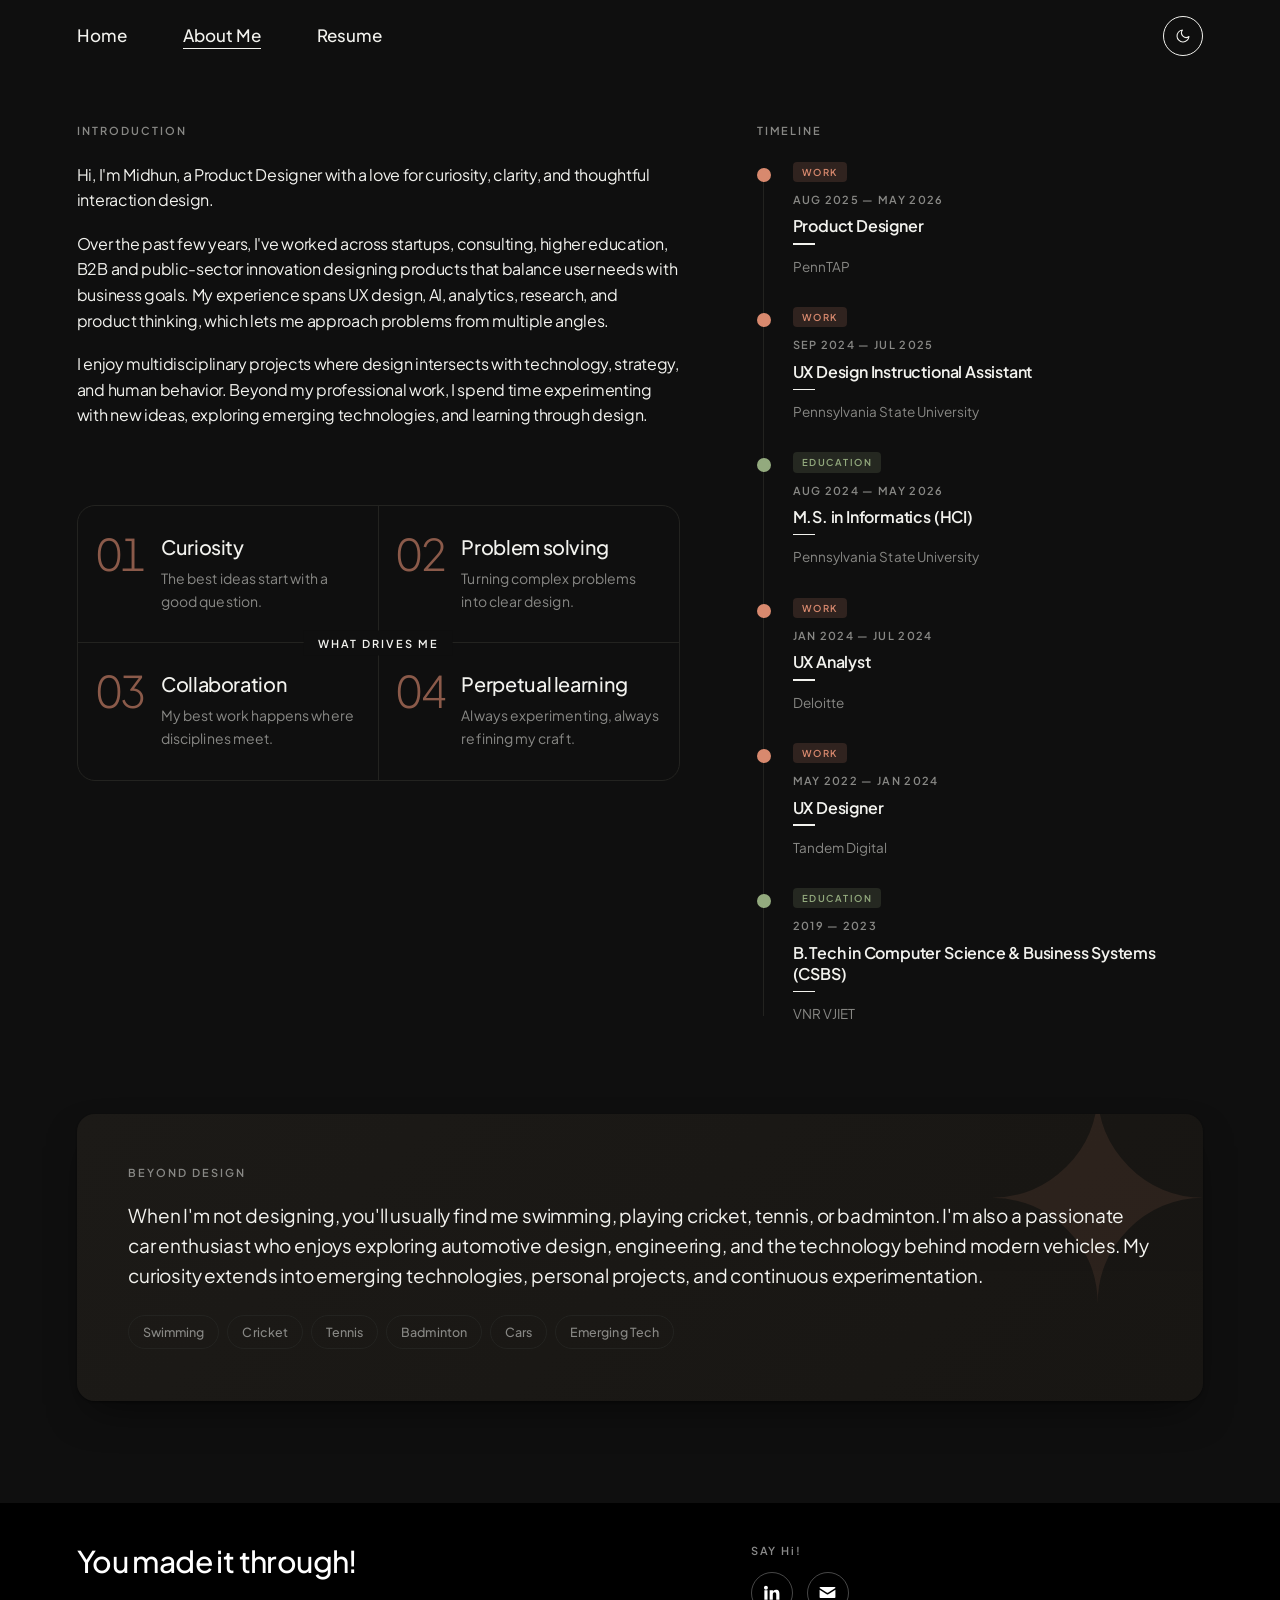
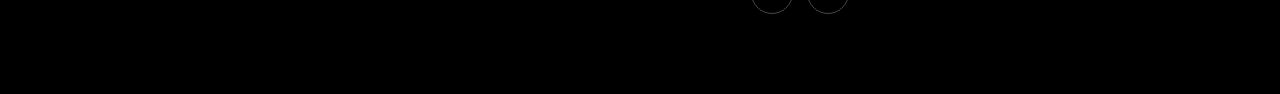
<file: about.html>
<!DOCTYPE html>
<html lang="en">
<head>
  <meta charset="UTF-8" />
  <meta name="viewport" content="width=device-width, initial-scale=1.0" />
  <title>About Me - Midhun</title>
  <meta name="description" content="A bit about Midhun: background, what drives the work, and a timeline of education and experience." />
  <link rel="icon" type="image/png" href="images/portfolio-favicon.png" />
  <link rel="apple-touch-icon" href="images/portfolio-favicon.png" />

  <!-- Set theme BEFORE first paint (no flash) -->
  <script>
    (function () {
      try {
        var saved = localStorage.getItem('theme');
        var theme = saved || 'dark';    // dark by default; light only once a visitor chooses it
        document.documentElement.setAttribute('data-theme', theme);
      } catch (e) {
        document.documentElement.setAttribute('data-theme', 'dark');
      }
    })();
  </script>

  <style>
    @import url('https://fonts.googleapis.com/css2?family=Plus+Jakarta+Sans:ital,wght@0,200..800;1,200..800&display=swap');

    /* ── Reset & Base ─────────────────────────────────── */
    *, *::before, *::after { box-sizing: border-box; margin: 0; padding: 0; }

    :root {
      --bg:        #FFF9F7;
      --ink:       #0A0A0A;
      --muted:     #8A8A8A;
      --rule:      #DCD9D4;
      --hover-bg:  #F1ECE8;
      --footer-bg: #000000;
      --footer-ink:#FFFFFF;
      --footer-muted:#8A8A8A;

      --font-sans: 'Plus Jakarta Sans', system-ui, -apple-system, sans-serif;

      --nav-h:     72px;
      --side:      clamp(28px, 6vw, 144px);
      --max-content: 1920px;
    }
    [data-theme="dark"] {
      --bg:        #0F0F0F;
      --ink:       #F2F2EE;
      --muted:     #888885;
      --rule:      #232320;
      --hover-bg:  #1A1A18;
      --footer-bg: #000000;
      --footer-ink:#FFFFFF;
      --footer-muted:#8A8A8A;
    }

    html { scroll-behavior: smooth; }
    body {
      background: var(--bg);
      color: var(--ink);
      font-family: var(--font-sans);
      font-size: 16px;
      line-height: 1.5;
      -webkit-font-smoothing: antialiased;
      -moz-osx-font-smoothing: grayscale;
      overflow-x: hidden;
      font-weight: 400;
      transition: background-color 0.25s ease, color 0.25s ease;
    }
    a { color: inherit; text-decoration: none; }

    /* ── Navigation (top left) ────────────────────────── */
    nav.main-nav {
      position: sticky; top: 0;
      background: var(--bg);
      z-index: 100;
      padding: 16px var(--side) 16px;   /* 16 + 40px toggle + 16 = 72px */
      display: flex; align-items: center; gap: 64px;
    }
    .nav-links { display: flex; gap: 56px; list-style: none; }
    .nav-links a {
      font-size: 17px; font-weight: 500;
      color: var(--ink); letter-spacing: 0;
      position: relative; padding-bottom: 3px;
      transition: opacity 0.2s;
    }
    .nav-links a::after {
      content: ''; position: absolute; bottom: 0; left: 0;
      width: 0; height: 1.5px; background: var(--ink);
      transition: width 0.25s cubic-bezier(0.22, 1, 0.36, 1);
    }
    .nav-links a:hover::after,
    .nav-links a.active::after { width: 100%; }

    /* ── Theme toggle ─────────────────────────────────── */
    .theme-toggle {
      margin-left: auto;
      width: 40px; height: 40px;
      border: 1px solid var(--ink);
      border-radius: 100px;
      background: transparent;
      color: var(--ink); cursor: pointer;
      display: flex; align-items: center; justify-content: center;
      transition: background-color 0.2s, color 0.2s;
      padding: 0; flex-shrink: 0;
    }
    .theme-toggle:hover { background: var(--ink); color: var(--bg); }
    .theme-toggle svg { width: 16px; height: 16px; }
    .theme-toggle .icon-moon { display: none; }
    [data-theme="dark"] .theme-toggle .icon-sun { display: none; }
    [data-theme="dark"] .theme-toggle .icon-moon { display: block; }

    /* ═══ About Me section ═══════════════════════════════ */
    section.about {
      padding: clamp(32px, 4vw, 56px) var(--side) clamp(80px, 8vw, 120px);
      max-width: var(--max-content);
      margin: 0 auto;
    }
    .about-grid {
      display: grid;
      grid-template-columns: minmax(0, 1.35fr) minmax(0, 1fr);
      gap: clamp(48px, 6vw, 96px);
      align-items: start;
    }
    .about-text {
      display: flex; flex-direction: column;
      gap: clamp(56px, 6vw, 80px);
    }
    .block-label {
      font-size: 11px; font-weight: 600;
      letter-spacing: 0.18em; text-transform: uppercase;
      color: var(--muted); margin-bottom: 22px;
    }

    /* — Intro — */
    .about-block.intro p {
      font-family: var(--font-sans);
      font-size: 16px;
      font-weight: 400;
      font-style: normal;
      line-height: 1.6;
      letter-spacing: -0.02em;
      word-spacing: normal;
      color: var(--ink);
      margin-bottom: 18px;
      max-width: 68ch;
    }
    .about-block.intro p:last-child { margin-bottom: 0; }

    /* — What drives me —
       One box, four quadrants, one idea. A single outline holds all four
       drives together, a cross divides it, and the section's title sits where
       the cross meets. The cross runs solid from edge to edge: inside a frame,
       lines that faded out short of it would look unfinished.

       It is one container, not four cards, and it never reacts to the
       pointer: no border change, no lift. Hover matches the rest of the site:
       the group recedes and the copy under the cursor sharpens. */
    .about-block.drives { position: relative; }
    .drives-grid {
      position: relative;
      display: grid;
      grid-template-columns: 1fr 1fr;
      /* Equal rows keep the horizontal line exactly on the boundary between
         them. Left to size themselves, uneven wrapping would push the boundary
         off-centre and the line, and the title on it, would cut through copy. */
      grid-auto-rows: 1fr;
      border: 1px solid var(--rule);
      border-radius: 18px;             /* the page's card radius, as on "Beyond design" */
    }
    /* the cross, meeting the frame on all four sides */
    .drives-grid::before {
      content: ''; position: absolute; inset: 0; pointer-events: none;
      background:
        linear-gradient(var(--rule), var(--rule)) center / 1px 100% no-repeat,
        linear-gradient(var(--rule), var(--rule)) center / 100% 1px no-repeat;
    }
    /* The title where the lines meet: text only, on a patch of the page's own
       colour so the cross stops short of the words instead of running through
       them. It stays first in the markup for reading order; the centring is
       purely visual, and 50% of the block is 50% of the grid because the
       block holds nothing else in flow. */
    .about-block.drives .block-label {
      position: absolute; left: 50%; top: 50%; z-index: 1;
      transform: translate(-50%, -50%);
      margin: 0; padding: 7px 14px;
      background: var(--bg);
      color: var(--ink);
      line-height: 1;
      white-space: nowrap;
    }

    .drive-card {
      display: grid;
      grid-template-columns: auto minmax(0, 1fr);
      column-gap: clamp(14px, 1.3vw, 20px);
      align-items: start;
      /* Inside a frame each quadrant needs padding on both sides, which the
         open layout never did. Sized so all four headings stay on one line
         and the copy on two at 1280 and 1440, one at 1920. */
      padding: clamp(28px, 2.4vw, 36px) clamp(18px, 1.4vw, 28px);
      transition: opacity 260ms ease;
    }

    /* The numerals are large text, so they need 3:1. At the old 55% they
       were 2.07:1 on white; 83% is the lightest that clears it. Dark mode's
       62% already did (3.39:1) and is unchanged. */
    .drive-num {
      grid-row: 1 / span 2;
      font-size: clamp(40px, 3.4vw, 46px);
      font-weight: 300;
      letter-spacing: -0.04em;
      line-height: 0.8;            /* pulls the digits up to the title's cap height */
      color: #B8654A;
      opacity: 0.83;
      font-variant-numeric: lining-nums tabular-nums;
      user-select: none;
    }
    [data-theme="dark"] .drive-num { color: #D8896E; opacity: 0.62; }

    .drive-card h4 {
      grid-column: 2;
      font-size: clamp(19px, 1.55vw, 21px);
      font-weight: 500;
      letter-spacing: -0.018em;
      line-height: 1.2;
      color: var(--ink);
      margin: -2px 0 9px;
      max-width: 22ch;
    }
    /* #757572 is the lightest grey that still clears 4.5:1 on white;
       the #8A8A8A this used to be was 3.45:1. */
    .drive-card p {
      grid-column: 2;
      font-size: 14px;
      line-height: 1.6;
      color: #757572;
      letter-spacing: 0.005em;
      max-width: 38ch;
      transition: color 300ms ease;
    }
    [data-theme="dark"] .drive-card p { color: #888885; }

    .drives-grid:has(.drive-card:hover) .drive-card { opacity: 0.8; }
    .drives-grid:has(.drive-card:hover) .drive-card:hover { opacity: 1; }
    .drive-card:hover p { color: var(--ink); }

    @media (prefers-reduced-motion: reduce) {
      .drive-card, .drive-card p { transition: none; }
    }

    /* — Beyond design (warm tinted card + hobby chips) — */
    .about-block.beyond {
      padding: 38px 36px 32px;
      background: linear-gradient(135deg, #F8F4EF 0%, #F2EDE7 100%);
      border-radius: 18px;
      position: relative;
      overflow: hidden;
      box-shadow: 0 1px 2px rgba(0,0,0,0.03), 0 18px 40px -16px rgba(184,101,74,0.18);
    }
    /* Full-width variant (below the grid, spans full content area) */
    .about-block.beyond.beyond-wide {
      margin-top: clamp(64px, 7vw, 96px);
      padding: clamp(40px, 4vw, 56px) clamp(36px, 4vw, 56px);
    }
    .about-block.beyond.beyond-wide::before {
      top: -48px; right: -12px;
      font-size: 280px;
    }
    .about-block.beyond.beyond-wide .beyond-text {
      max-width: 80ch;
      text-wrap: pretty;
    }
    [data-theme="dark"] .about-block.beyond {
      background: linear-gradient(135deg, #1C1A17 0%, #181613 100%);
      box-shadow: 0 1px 2px rgba(0,0,0,0.4), 0 18px 40px -14px rgba(0,0,0,0.55);
    }
    .about-block.beyond::before {
      content: '✦';
      position: absolute;
      top: -32px; right: -10px;
      font-size: 220px;
      line-height: 1;
      color: #B8654A;
      opacity: 0.07;
      pointer-events: none;
      font-family: Georgia, serif;
    }
    [data-theme="dark"] .about-block.beyond::before { color: #D8896E; opacity: 0.10; }
    .about-block.beyond .block-label {
      margin-bottom: 18px;
      color: var(--muted);
      position: relative;
    }
    .about-block.beyond .beyond-text {
      font-size: clamp(17px, 1.5vw, 19px);
      font-weight: 400;
      font-style: normal;
      line-height: 1.6;
      letter-spacing: -0.008em;
      color: var(--ink);
      max-width: 54ch;
      margin-bottom: 24px;
      position: relative;
    }
    .beyond-tags {
      display: flex; flex-wrap: wrap; gap: 8px;
      position: relative;
    }
    .beyond-tag {
      font-size: 12.5px;
      font-weight: 500;
      letter-spacing: 0.005em;
      color: var(--muted);
      padding: 7px 14px;
      background: transparent;
      border: 1px solid var(--rule);
      border-radius: 100px;
      cursor: default;
      user-select: none;
    }
    [data-theme="dark"] .beyond-tag { background: transparent; }

    /* ── Timeline (right column) ────────────────────── */
    .about-timeline { position: relative; }
    .timeline { list-style: none; margin: 0; padding: 0; position: relative; }
    .timeline::before {
      content: '';
      position: absolute;
      left: 6.25px; top: 8px; bottom: 8px;
      width: 1.5px;
      background: var(--rule);
    }
    .tl-item {
      position: relative;
      padding-left: 36px;
      padding-bottom: 30px;
    }
    .tl-item:last-child { padding-bottom: 0; }
    .tl-marker {
      position: absolute;
      left: 0; top: 6px;
      width: 14px; height: 14px;
      border-radius: 50%;
      background: var(--bg);
      border: 2px solid var(--muted);
      z-index: 1;
      box-sizing: border-box;
    }
    .tl-item.edu .tl-marker {
      border-color: #5A6B4A;
      background: #5A6B4A;
    }
    .tl-item.work .tl-marker {
      border-color: #B8654A;
      background: #B8654A;
    }
    [data-theme="dark"] .tl-item.edu .tl-marker { border-color: #93AA7E; background: #93AA7E; }
    [data-theme="dark"] .tl-item.work .tl-marker { border-color: #D8896E; background: #D8896E; }

    .tl-content { display: flex; flex-direction: column; gap: 4px; }
    .tl-type {
      display: inline-block;
      width: max-content;
      font-size: 9.5px; font-weight: 600;
      letter-spacing: 0.16em; text-transform: uppercase;
      padding: 3px 9px;
      border-radius: 4px;
      margin-bottom: 6px;
    }
    .tl-type.edu { color: #5A6B4A; background: rgba(90,107,74,0.12); }
    .tl-type.work { color: #B8654A; background: rgba(184,101,74,0.12); }
    [data-theme="dark"] .tl-type.edu { color: #93AA7E; background: rgba(147,170,126,0.16); }
    [data-theme="dark"] .tl-type.work { color: #D8896E; background: rgba(216,137,110,0.16); }

    .tl-date {
      font-size: 11px; font-weight: 600;
      letter-spacing: 0.12em; text-transform: uppercase;
      color: var(--muted);
      margin-bottom: 4px;
    }
    .tl-title {
      font-size: 16px;
      font-weight: 600;
      letter-spacing: -0.012em;
      line-height: 1.3;
      color: var(--ink);
      display: inline-block;
    }
    .tl-title::after {
      content: '';
      display: block;
      width: 22px;
      height: 1.5px;
      background: var(--ink);
      margin-top: 6px;
      transition: width 0.3s cubic-bezier(0.22,1,0.36,1);
    }
    .tl-item:hover .tl-title::after { width: 44px; }
    .tl-org {
      font-size: 13.5px;
      font-weight: 400;
      letter-spacing: 0.005em;
      color: var(--muted);
      margin-top: 8px;
    }
    /* About responsive */
    @media (max-width: 1024px) {
      .about-grid { grid-template-columns: 1fr; gap: clamp(48px, 6vw, 72px); }
    }
    @media (max-width: 600px) {
      /* one column: still one box, now stacked. There is no crossing to sit
         on, so the title goes above it and the cross gives way to dividers. */
      .drives-grid { grid-template-columns: 1fr; grid-auto-rows: auto; }
      .drives-grid::before { display: none; }
      .about-block.drives .block-label {
        position: static; transform: none; display: block;
        padding: 0; margin-bottom: 16px; background: none; }
      .drive-card { padding: 24px 22px; }
      .drive-card + .drive-card { border-top: 1px solid var(--rule); }
      .about-block.beyond { padding: 24px 22px; }
      nav.main-nav { padding: 20px var(--side) 16px; gap: 24px; }
      .nav-links { gap: 24px; }
      .nav-links a { font-size: 15px; }
      .theme-toggle { width: 34px; height: 34px; }
      .theme-toggle svg { width: 14px; height: 14px; }
    }

    /* ── Footer ─────────────────────────────────────── */
    footer {
      background: var(--footer-bg);
      color: var(--footer-ink);
      padding: 40px var(--side) 80px;
      display: grid;
      grid-template-columns: 1.4fr 1fr;
      gap: 40px;
      align-items: start;
    }
    .footer-left h2 {
      font-size: clamp(22px, 2.4vw, 30px);
      font-weight: 500; line-height: 1.2;
      letter-spacing: -0.02em;
      color: var(--footer-ink);
      margin-bottom: 10px;
    }
    .footer-right h3 {
      font-size: 11px; font-weight: 600;
      letter-spacing: 0.18em; color: var(--footer-muted);
      margin-bottom: 12px;
    }

    /* Icon links. Circular buttons that invert on hover, matching the
       .theme-toggle in the nav — the underline-grow used for text links
       has nothing to sit under once the label is gone. */
    .footer-right ul { list-style: none; display: flex; flex-direction: row; gap: 14px; }
    .footer-right a {
      position: relative;
      display: inline-flex; align-items: center; justify-content: center;
      width: 42px; height: 42px; border-radius: 50%;
      border: 1px solid rgba(255, 255, 255, 0.28);
      color: var(--footer-ink);
      transition: transform 0.25s cubic-bezier(0.22, 1, 0.36, 1),
                  background-color 0.2s ease, border-color 0.2s ease, color 0.2s ease;
    }
    .footer-right a:hover,
    .footer-right a:focus-visible {
      transform: translateY(-2px);
      background: var(--footer-ink); color: var(--footer-bg);
      border-color: var(--footer-ink);
    }
    .footer-right a svg { width: 19px; height: 19px; display: block; }

    /* Visible label on hover and on keyboard focus. The text is pulled from
       aria-label with attr(), so there is exactly one source for the name and
       the two can never drift apart. Not a `title` attribute: that only
       appears after a delay, cannot be styled, and never shows for keyboard
       users. Pseudo-element content is not added to the accessible name when
       aria-label is present, so nothing is announced twice. */
    .footer-right a::after {
      content: attr(aria-label);
      position: absolute; top: calc(100% + 9px); left: 50%;
      transform: translateX(-50%) translateY(-3px);
      color: var(--footer-muted);
      font-size: 11.5px; font-weight: 400; letter-spacing: 0.01em;
      line-height: 1.3; white-space: nowrap;
      opacity: 0; pointer-events: none;
      transition: opacity 180ms ease, transform 180ms ease;
    }
    .footer-right a:hover::after,
    .footer-right a:focus-visible::after {
      opacity: 1; transform: translateX(-50%) translateY(0);
    }
    @media (prefers-reduced-motion: reduce) { .footer-right a::after { transition: none; } }

    @media (prefers-reduced-motion: reduce) { .footer-right a { transition: none; } }

    @media (max-width: 720px) {
      footer { grid-template-columns: 1fr; gap: 32px; padding: 40px var(--side) 56px; }
    }

    /* the light/dark switch cross-fades (see the theme toggle) */
    ::view-transition-group(*),
    ::view-transition-old(*),
    ::view-transition-new(*) { animation-duration: 340ms; }
  </style>
</head>
<body>

  <!-- ── Main nav ──────────────────────────────────── -->
  <nav class="main-nav">
    <ul class="nav-links">
      <li><a href="index.html">Home</a></li>
      <li><a href="about.html" class="active">About Me</a></li>
      <li><a href="SrinivasMidhun_Resume.pdf" target="_blank" rel="noopener">Resume</a></li>
    </ul>
    <button class="theme-toggle" id="theme-toggle" aria-label="Toggle dark mode" type="button">
      <svg class="icon-sun" viewBox="0 0 24 24" fill="none" stroke="currentColor" stroke-width="1.6" stroke-linecap="round" stroke-linejoin="round">
        <circle cx="12" cy="12" r="4"/>
        <path d="M12 2v2M12 20v2M4.93 4.93l1.41 1.41M17.66 17.66l1.41 1.41M2 12h2M20 12h2M4.93 19.07l1.41-1.41M17.66 6.34l1.41-1.41"/>
      </svg>
      <svg class="icon-moon" viewBox="0 0 24 24" fill="none" stroke="currentColor" stroke-width="1.6" stroke-linecap="round" stroke-linejoin="round">
        <path d="M21 12.79A9 9 0 1 1 11.21 3 7 7 0 0 0 21 12.79z"/>
      </svg>
    </button>
  </nav>

  <!-- ── About Me ───────────────────────────────────── -->
  <section class="about">
    <div class="about-grid">

      <!-- LEFT: Text -->
      <div class="about-text">

        <!-- Introduction -->
        <div class="about-block intro">
          <h3 class="block-label">Introduction</h3>
          <p class="lead">Hi, I'm Midhun, a Product Designer with a love for curiosity, clarity, and thoughtful interaction design.</p>
          <p>Over the past few years, I've worked across startups, consulting, higher education, B2B and public-sector innovation designing products that balance user needs with business goals. My experience spans UX design, AI, analytics, research, and product thinking, which lets me approach problems from multiple angles.</p>
          <p>I enjoy multidisciplinary projects where design intersects with technology, strategy, and human behavior. Beyond my professional work, I spend time experimenting with new ideas, exploring emerging technologies, and learning through design.</p>
        </div>

        <!-- What drives me -->
        <div class="about-block drives">
          <h3 class="block-label">What drives me</h3>
          <div class="drives-grid">
            <div class="drive-card">
              <span class="drive-num">01</span>
              <h4>Curiosity</h4>
              <p>The best ideas start with a good question.</p>
            </div>
            <div class="drive-card">
              <span class="drive-num">02</span>
              <h4>Problem solving</h4>
              <p>Turning complex problems into clear design.</p>
            </div>
            <div class="drive-card">
              <span class="drive-num">03</span>
              <h4>Collaboration</h4>
              <p>My best work happens where disciplines meet.</p>
            </div>
            <div class="drive-card">
              <span class="drive-num">04</span>
              <h4>Perpetual learning</h4>
              <p>Always experimenting, always refining my craft.</p>
            </div>
          </div>
        </div>

      </div>

      <!-- RIGHT: Timeline -->
      <div class="about-timeline">
        <h3 class="block-label">Timeline</h3>

        <ol class="timeline">

          <li class="tl-item work">
            <span class="tl-marker"></span>
            <div class="tl-content">
              <span class="tl-type work">Work</span>
              <span class="tl-date">Aug 2025 — May 2026</span>
              <h4 class="tl-title">Product Designer</h4>
              <p class="tl-org">PennTAP</p>
            </div>
          </li>

          <li class="tl-item work">
            <span class="tl-marker"></span>
            <div class="tl-content">
              <span class="tl-type work">Work</span>
              <span class="tl-date">Sep 2024 — Jul 2025</span>
              <h4 class="tl-title">UX Design Instructional Assistant</h4>
              <p class="tl-org">Pennsylvania State University</p>
            </div>
          </li>

          <li class="tl-item edu">
            <span class="tl-marker"></span>
            <div class="tl-content">
              <span class="tl-type edu">Education</span>
              <span class="tl-date">Aug 2024 — May 2026</span>
              <h4 class="tl-title">M.S. in Informatics (HCI)</h4>
              <p class="tl-org">Pennsylvania State University</p>
            </div>
          </li>

          <li class="tl-item work">
            <span class="tl-marker"></span>
            <div class="tl-content">
              <span class="tl-type work">Work</span>
              <span class="tl-date">Jan 2024 — Jul 2024</span>
              <h4 class="tl-title">UX Analyst</h4>
              <p class="tl-org">Deloitte</p>
            </div>
          </li>

          <li class="tl-item work">
            <span class="tl-marker"></span>
            <div class="tl-content">
              <span class="tl-type work">Work</span>
              <span class="tl-date">May 2022 — Jan 2024</span>
              <h4 class="tl-title">UX Designer</h4>
              <p class="tl-org">Tandem Digital</p>
            </div>
          </li>

          <li class="tl-item edu">
            <span class="tl-marker"></span>
            <div class="tl-content">
              <span class="tl-type edu">Education</span>
              <span class="tl-date">2019 — 2023</span>
              <h4 class="tl-title">B.Tech in Computer Science &amp; Business Systems (CSBS)</h4>
              <p class="tl-org">VNR VJIET</p>
            </div>
          </li>

        </ol>
      </div>

    </div>

    <!-- Beyond design (full content width) -->
    <div class="about-block beyond beyond-wide">
      <h3 class="block-label">Beyond design</h3>
      <p class="beyond-text">When I'm not designing, you'll usually find me swimming, playing cricket, tennis, or badminton. I'm also a passionate car enthusiast who enjoys exploring automotive design, engineering, and the technology behind modern vehicles. My curiosity extends into emerging technologies, personal projects, and continuous experimentation.</p>
      <div class="beyond-tags">
        <span class="beyond-tag">Swimming</span>
        <span class="beyond-tag">Cricket</span>
        <span class="beyond-tag">Tennis</span>
        <span class="beyond-tag">Badminton</span>
        <span class="beyond-tag">Cars</span>
        <span class="beyond-tag">Emerging Tech</span>
      </div>
    </div>
  </section>

  <!-- ── Footer ───────────────────────────────────────── -->
  <footer>
    <div class="footer-left">
      <h2>You made it through!</h2>
    </div>
    <div class="footer-right">
      <h3>SAY Hi!</h3>
      <ul>
        <li><a href="https://www.linkedin.com/in/srinivas-midhun" target="_blank" rel="noopener" aria-label="LinkedIn"><svg viewBox="0 0 24 24" fill="currentColor" aria-hidden="true" focusable="false"><path d="M4.98 3.5a2.5 2.5 0 1 1 0 5 2.5 2.5 0 0 1 0-5zM3 9h4v12H3V9zm7 0h3.83v1.64h.06c.53-1 1.84-2.06 3.79-2.06C21.4 8.58 22 11 22 14.16V21h-4v-6.06c0-1.45-.03-3.31-2.02-3.31-2.02 0-2.33 1.58-2.33 3.21V21h-4V9z"/></svg></a></li>
        <li><a href="mailto:srinivasmidhunw@gmail.com" aria-label="Email"><svg viewBox="0 0 24 24" fill="currentColor" aria-hidden="true" focusable="false"><path d="M3 5h18a1 1 0 0 1 1 1v.24l-9.47 5.93a1 1 0 0 1-1.06 0L2 6.24V6a1 1 0 0 1 1-1zm19 3.6V18a1 1 0 0 1-1 1H3a1 1 0 0 1-1-1V8.6l8.94 5.6a2 2 0 0 0 2.12 0L22 8.6z"/></svg></a></li>
      </ul>
    </div>
  </footer>

  <script>
    // iOS only applies :active (the press feedback) when a touch listener exists.
    document.addEventListener('touchstart', function () {}, { passive: true });

    // ── Theme toggle ──────────────────────────────────────
    const themeBtn = document.getElementById('theme-toggle');
    if (themeBtn) {
      themeBtn.addEventListener('click', () => {
        const cur = document.documentElement.getAttribute('data-theme') || 'light';
        const next = cur === 'light' ? 'dark' : 'light';
        const apply = () => document.documentElement.setAttribute('data-theme', next);
        // cross-fade, unless motion is reduced or the tab is in the background
        if (document.startViewTransition && !matchMedia('(prefers-reduced-motion: reduce)').matches &&
            document.visibilityState === 'visible') document.startViewTransition(apply);
        else apply();
        try { localStorage.setItem('theme', next); } catch (e) {}
      });
    }
  </script>

</body>
</html>
</file>
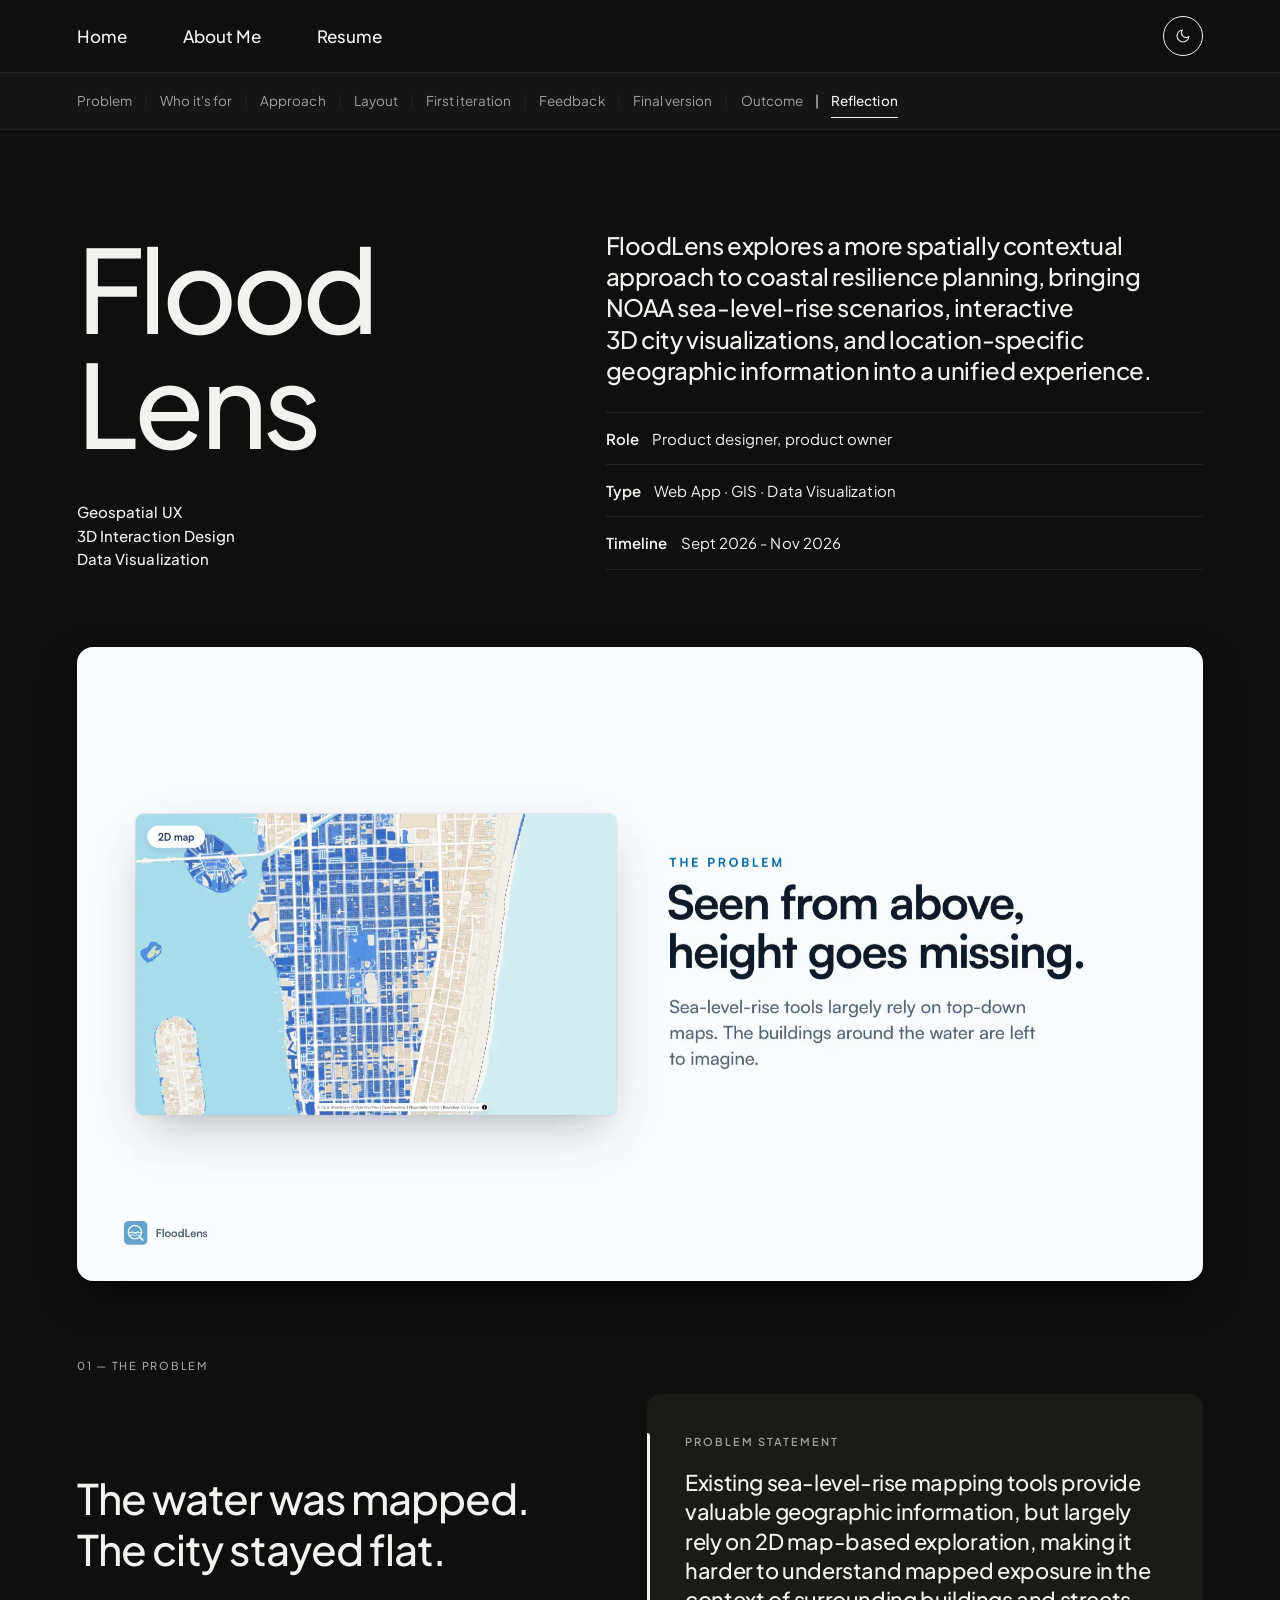
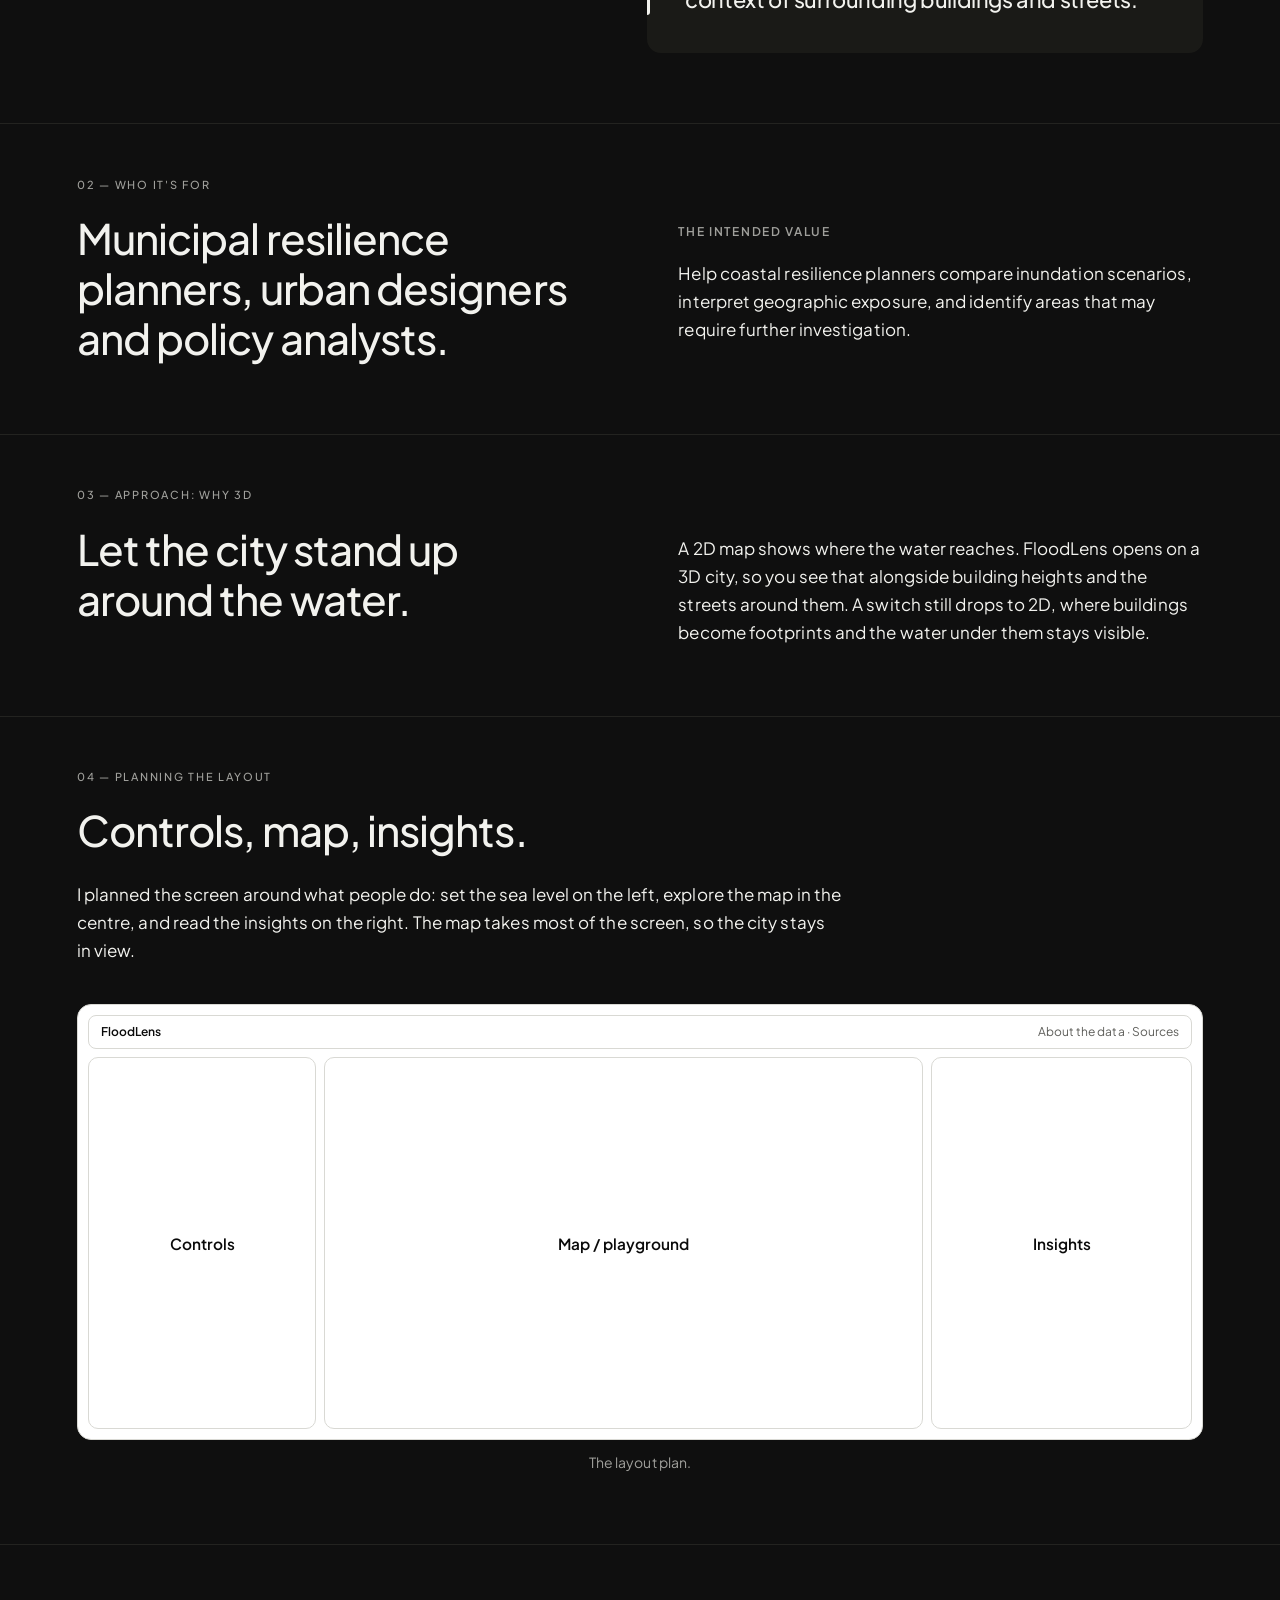
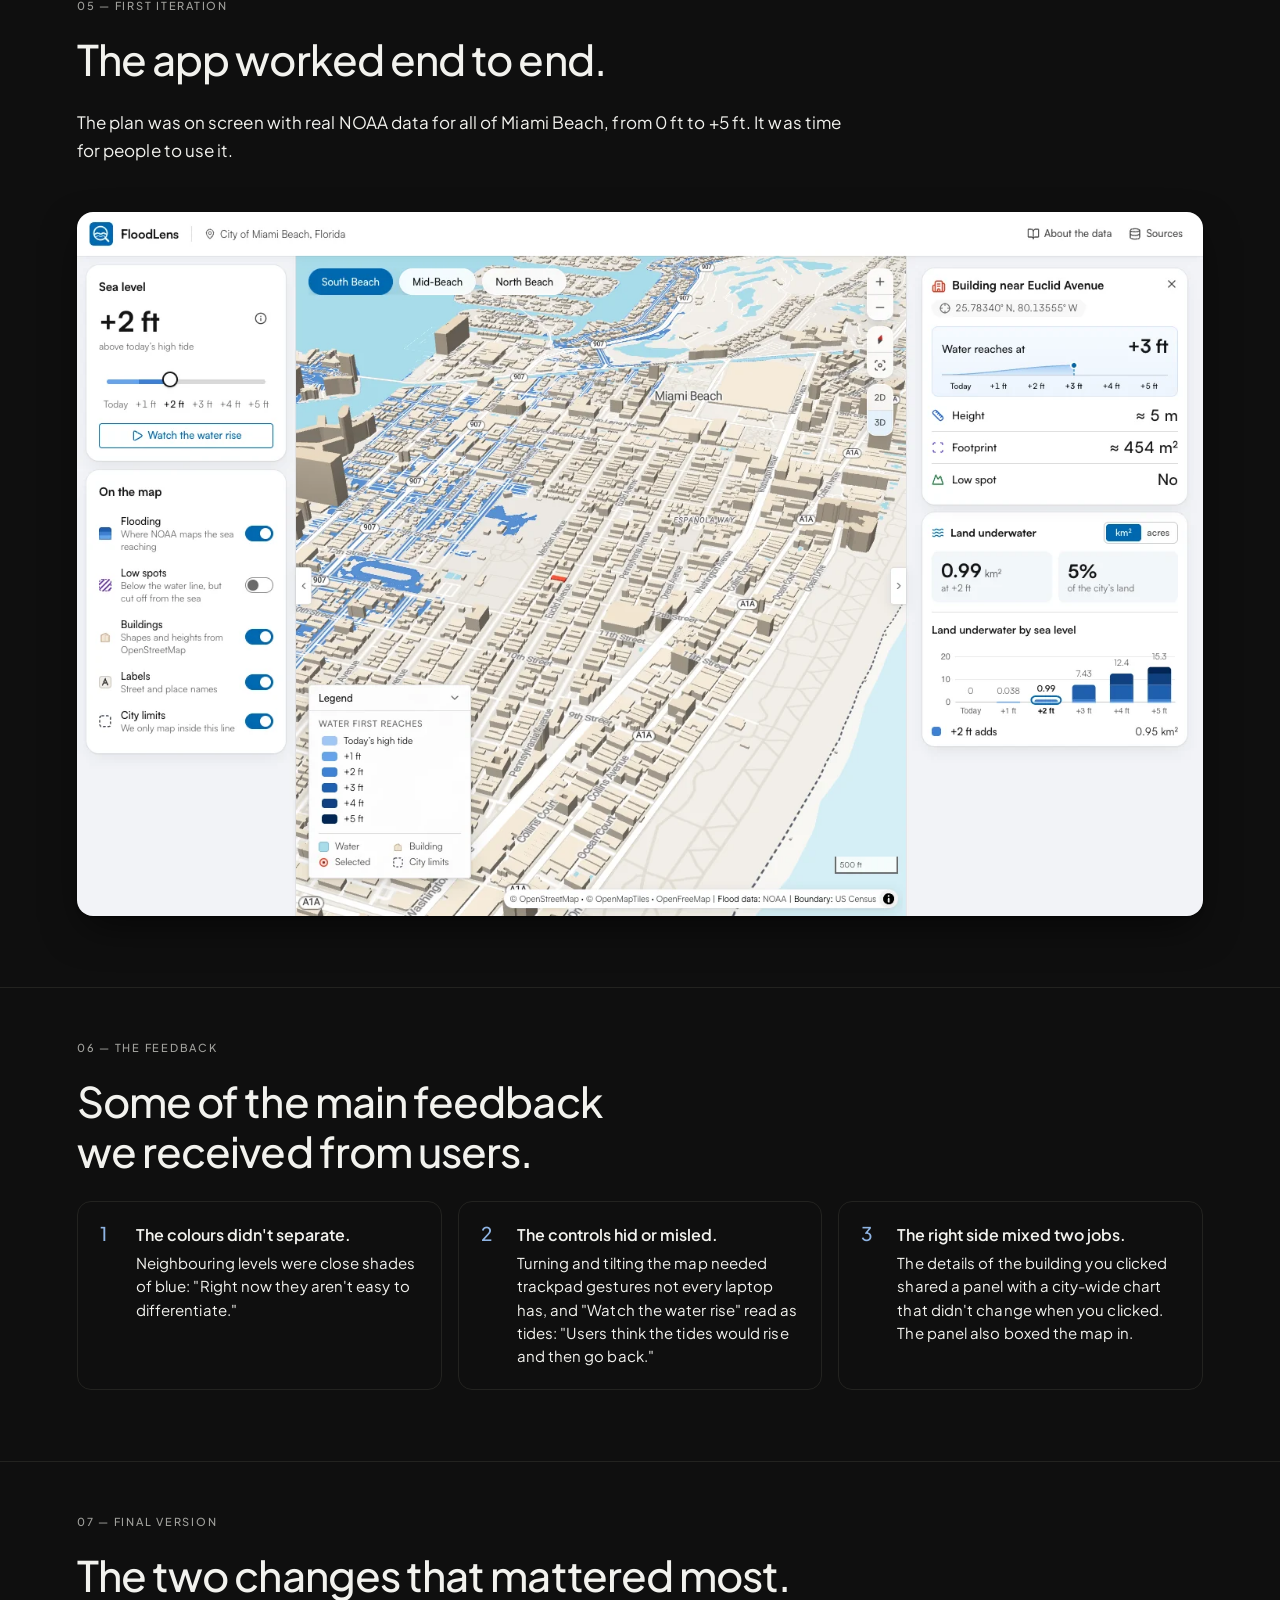
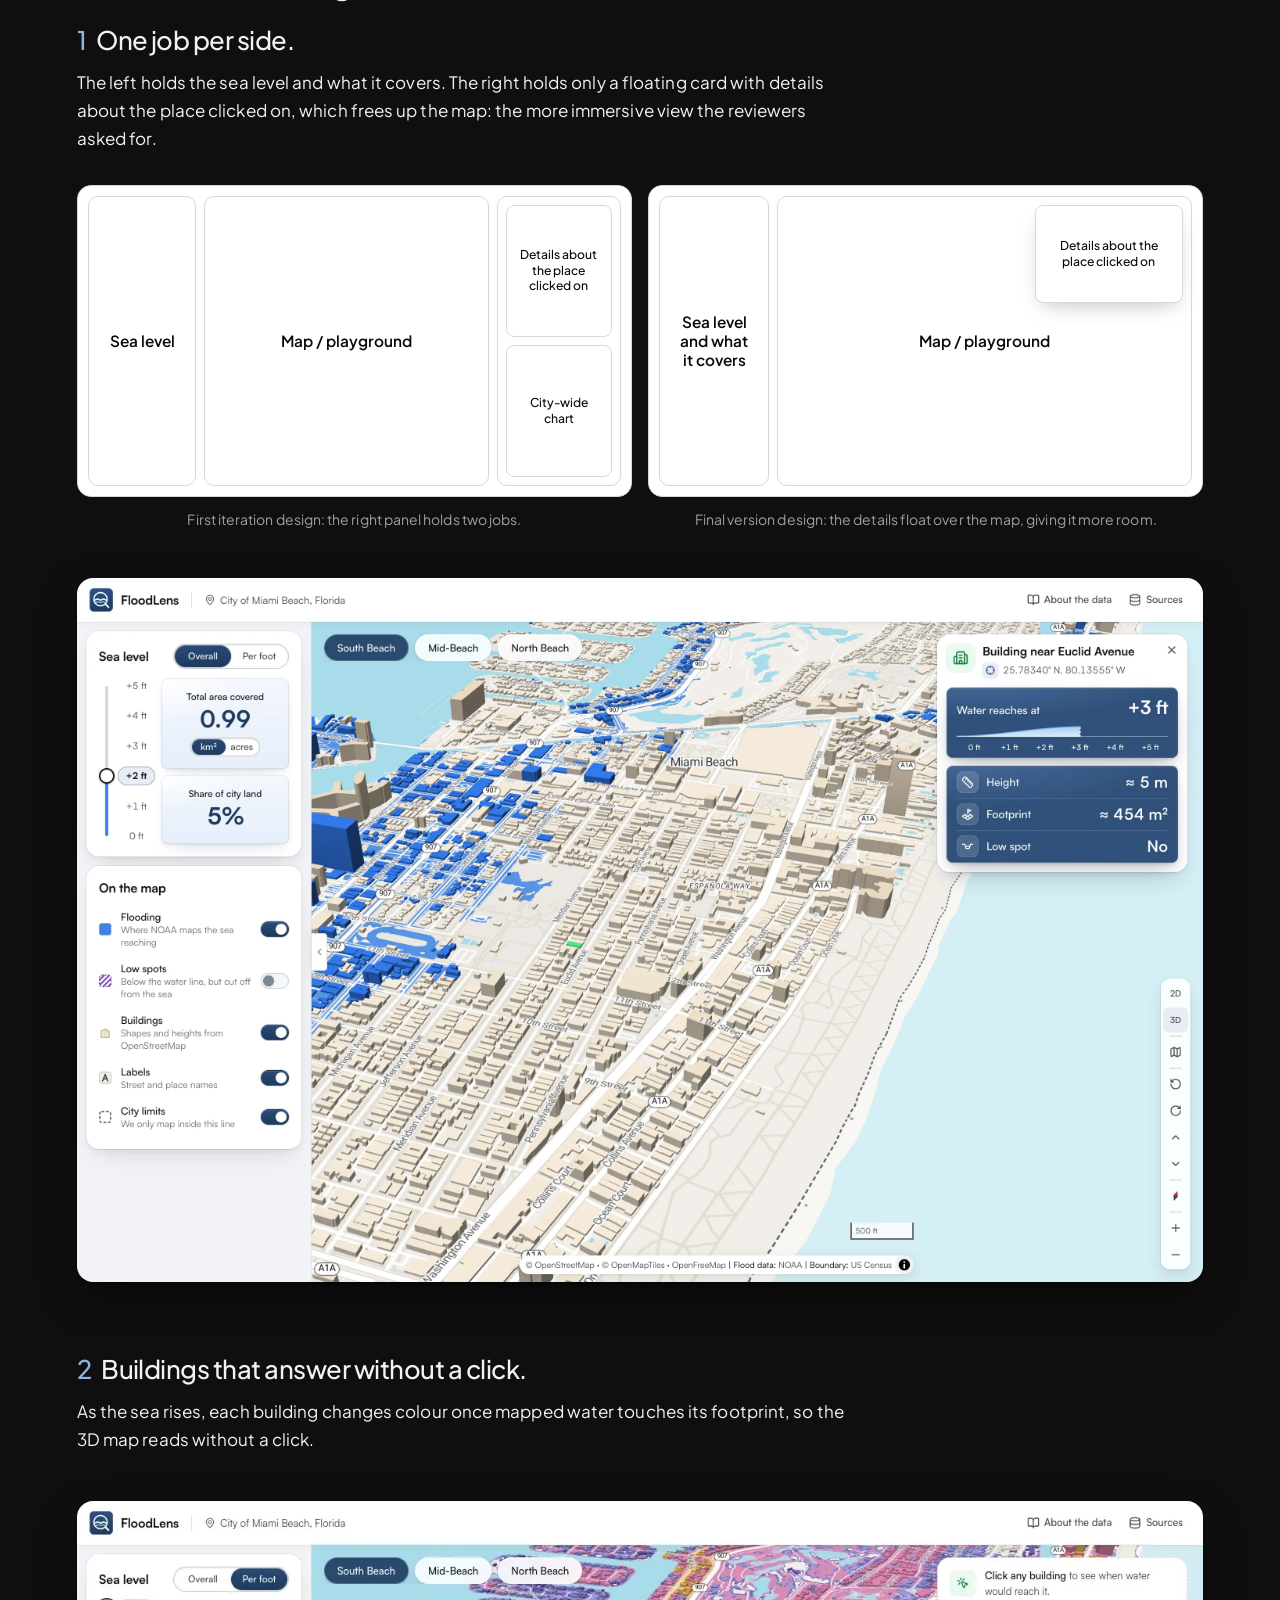
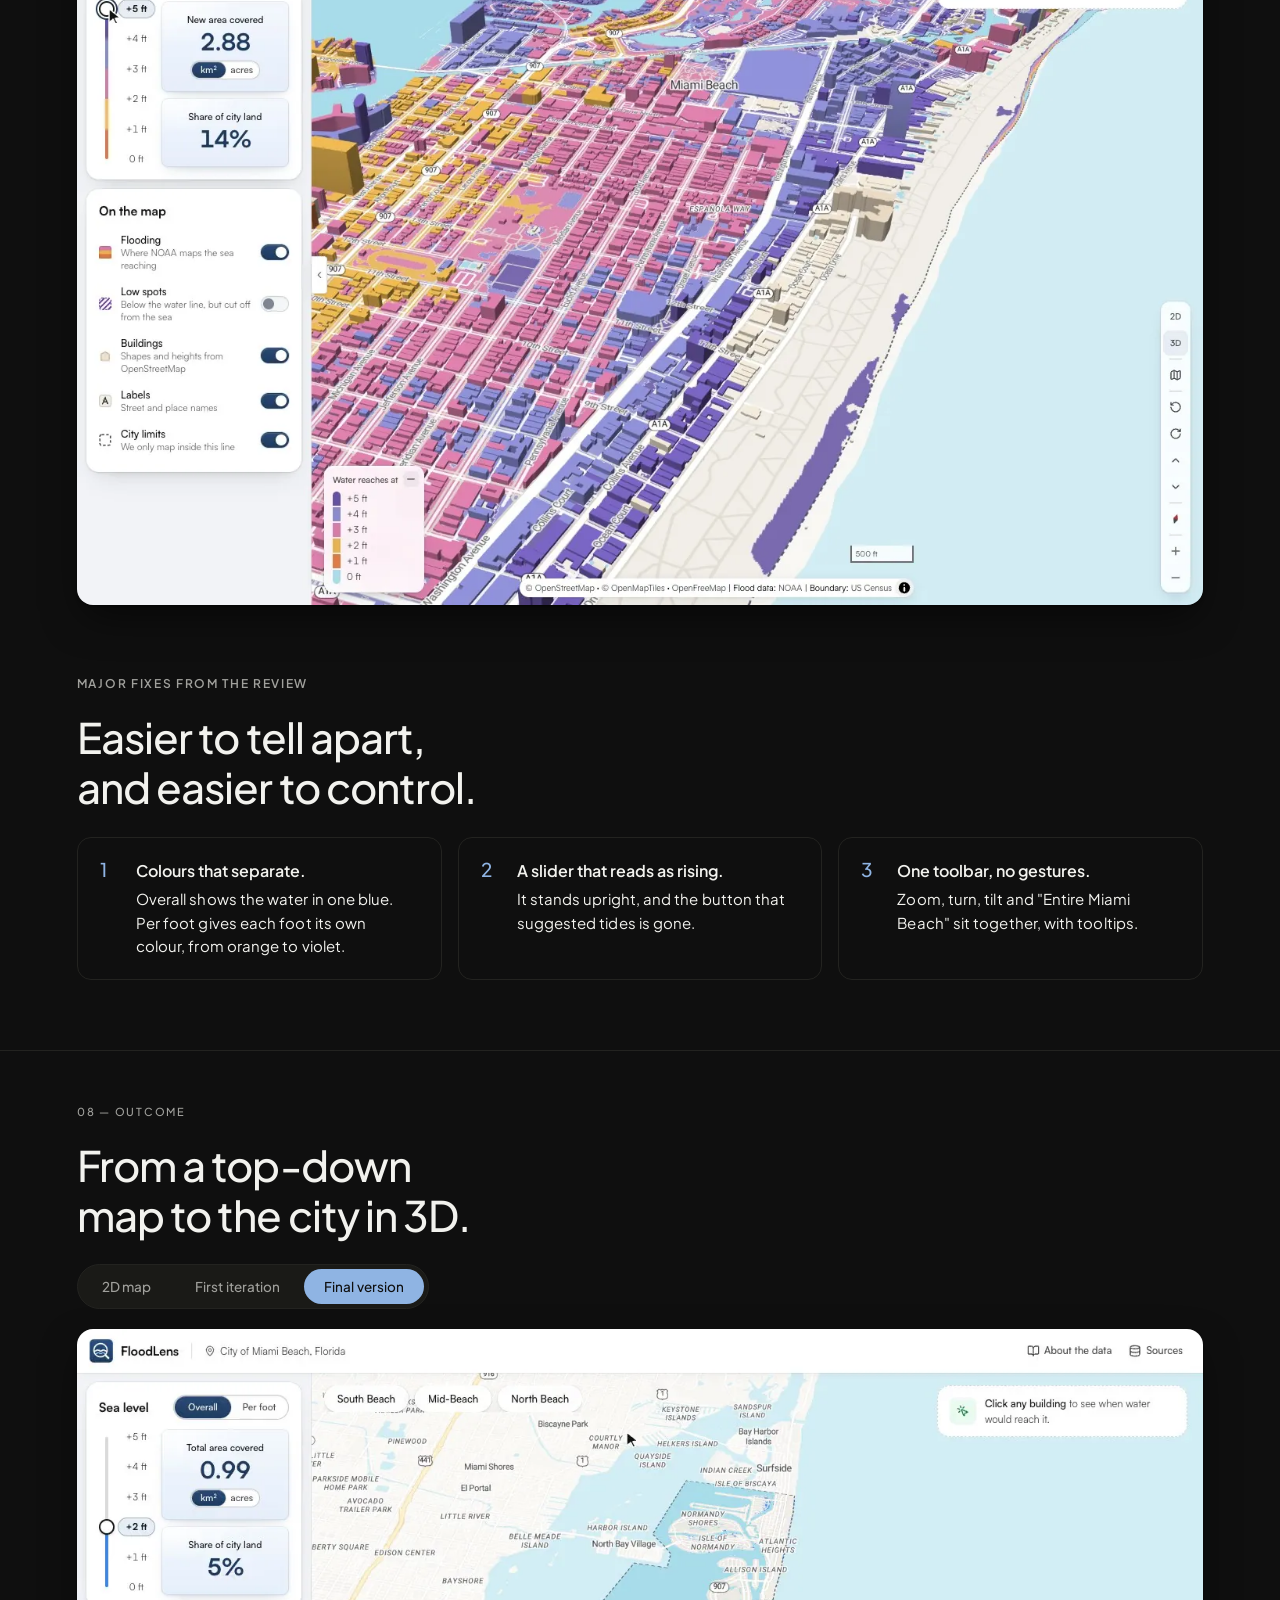
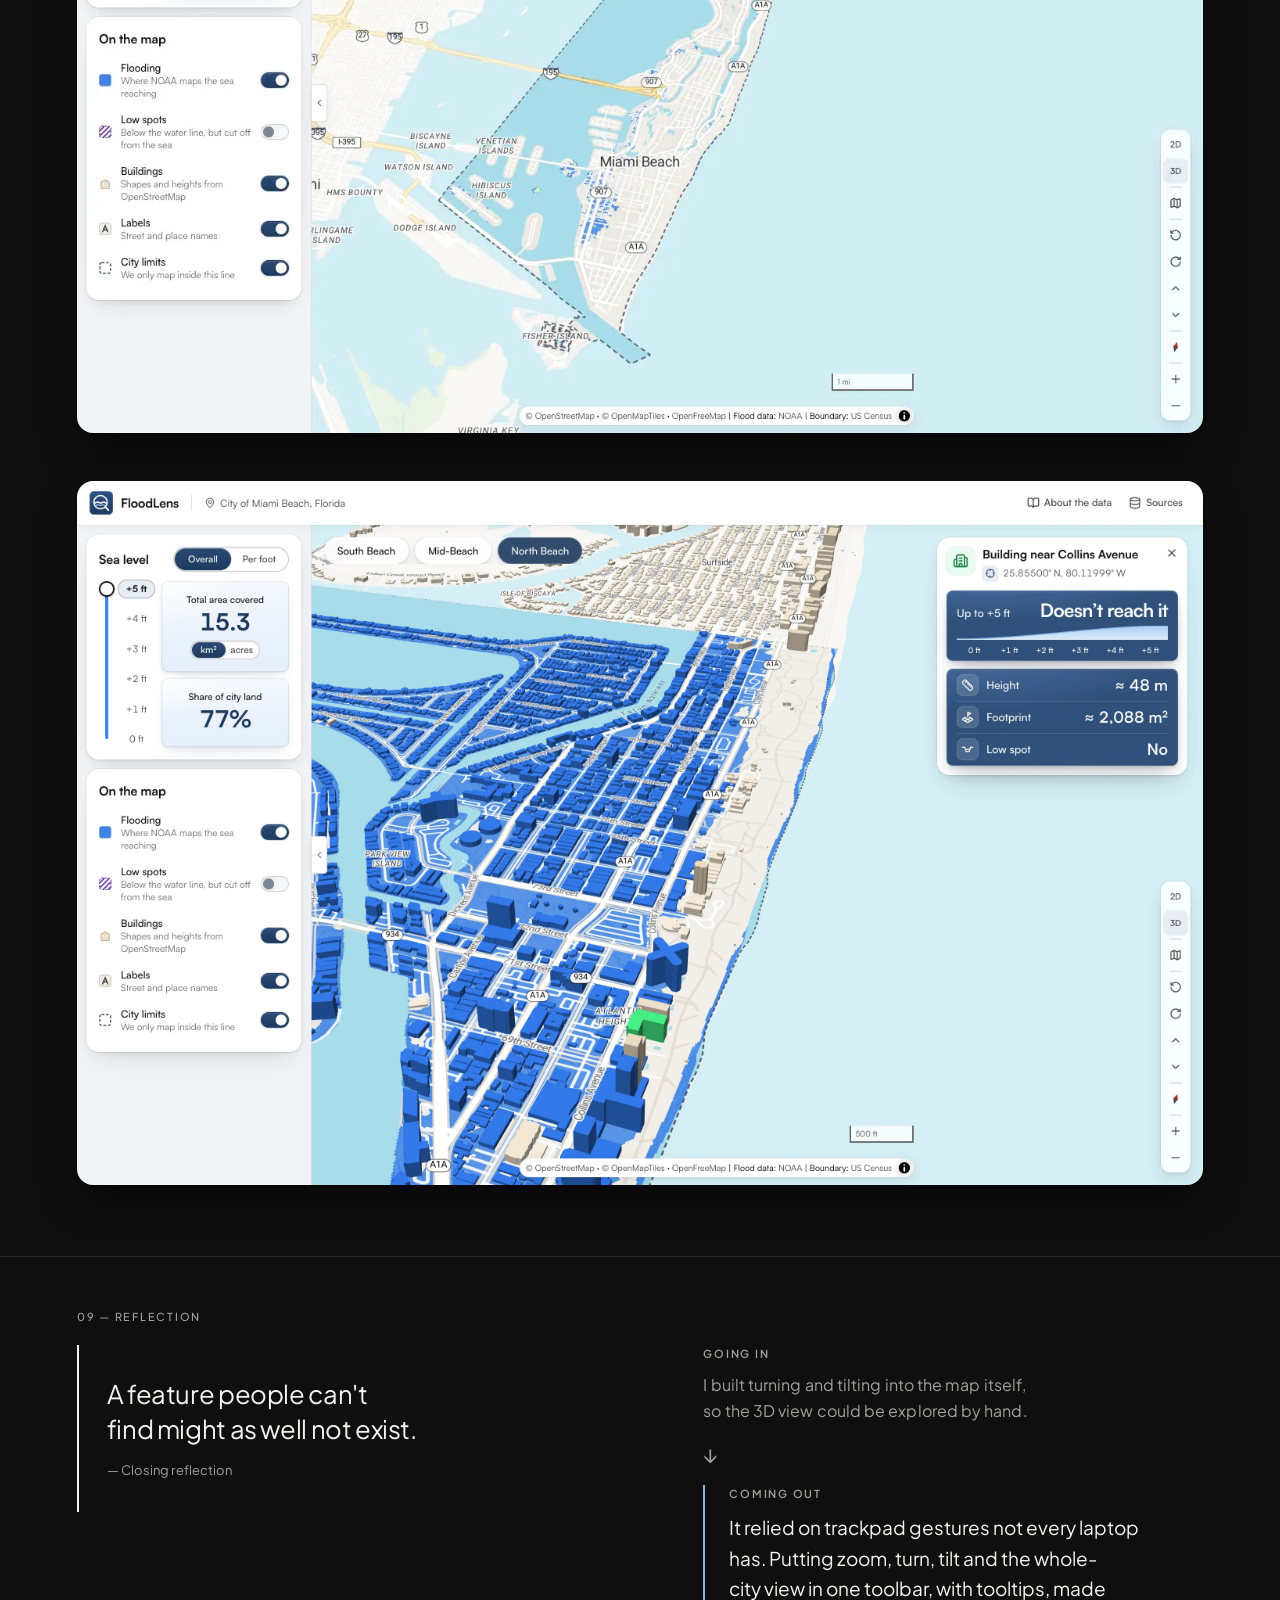
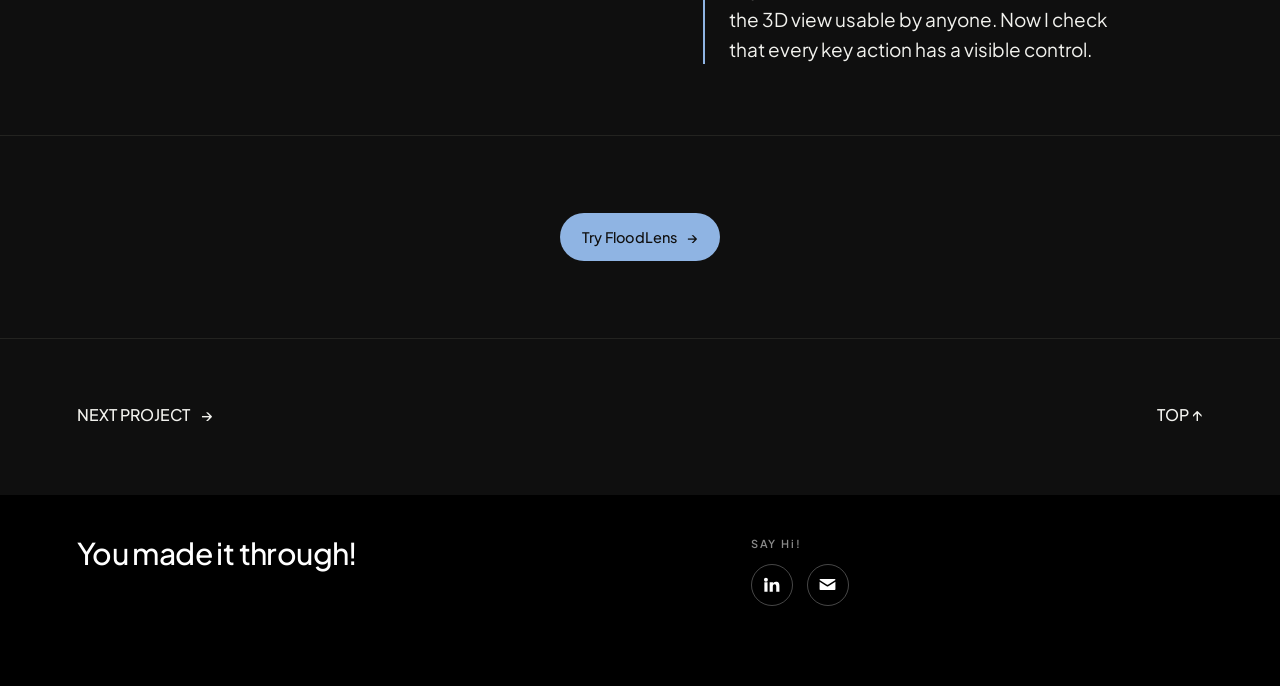
<file: floodlens.html>
<!DOCTYPE html>
<html lang="en">
<head>
  <meta charset="UTF-8" />
  <meta name="viewport" content="width=device-width, initial-scale=1.0" />
  <title>FloodLens - Midhun</title>
  <meta name="description" content="FloodLens brings NOAA sea-level-rise scenarios, interactive 3D city views and location-specific information into one experience for coastal resilience planning." />
  <link rel="icon" type="image/png" href="images/portfolio-favicon.png" />
  <link rel="apple-touch-icon" href="images/portfolio-favicon.png" />

  <!-- Set theme BEFORE first paint (no flash) -->
  <script>
    (function () {
      try {
        var saved = localStorage.getItem('theme');
        var theme = saved || 'dark';    // dark by default; light only once a visitor chooses it
        document.documentElement.setAttribute('data-theme', theme);
      } catch (e) {
        document.documentElement.setAttribute('data-theme', 'dark');
      }
    })();
  </script>

  <!-- One-shot arrival flag, read before first paint. The home page sets it
       only when a row launch actually completes, so a direct visit, a refresh,
       a Back, or a link from search all arrive with no animation at all. -->
  <script>
    (function () {
      try {
        if (sessionStorage.getItem('arrive-from-row') === '1') {
          sessionStorage.removeItem('arrive-from-row');
          document.documentElement.classList.add('arriving');
          // Failsafe. Every arrival rule lives under .arriving and ends on the
          // element's resting style, so dropping the class once the longest
          // one has finished is seamless — and if anything stalls, it is what
          // guarantees the page cannot be left holding content off-screen.
          addEventListener('load', function () {
            setTimeout(function () {
              document.documentElement.classList.remove('arriving');
            }, 1200);
          });
        }
      } catch (e) {}
    })();
  </script>


  <style>
    @import url('https://fonts.googleapis.com/css2?family=Plus+Jakarta+Sans:ital,wght@0,200..800;1,200..800&display=swap');

    *, *::before, *::after { box-sizing: border-box; margin: 0; padding: 0; }

    :root {
      --bg:        #FFF9F7;
      --ink:       #0A0A0A;
      --muted:     #6B6B68;
      --soft:      #6B6B68;   /* the template's #8A8A8A is 3.4:1; here labels carry the section titles */
      --rule:      #DCD9D4;
      --hover-bg:  #F1ECE8;
      --subnav-bg: #F4F0EC;   /* a half-step off --bg, so the two bars read apart */
      --tint:      #F1ECE8;
      --footer-bg: #000000;
      --footer-ink:#FFFFFF;
      --footer-muted:#8A8A8A;
      --accent:    #1E3A5F;          /* FloodLens's own navy */
      --accent-ink:#FFFFFF;

      --font-sans: 'Plus Jakarta Sans', system-ui, -apple-system, sans-serif;

      --side:      clamp(28px, 6vw, 144px);
      --max-content: 1920px;
      --main-nav-h: 72px;
      --section-nav-h: 56px;
    }

    [data-theme="dark"] {
      --bg:        #0F0F0F;
      --ink:       #F2F2EE;
      --muted:     #A0A09C;
      --soft:      #A0A09C;
      --rule:      #232320;
      --hover-bg:  #1A1A18;
      --subnav-bg: #161616;
      --tint:      #1A1A17;
      --footer-bg: #000000;
      --footer-ink:#FFFFFF;
      --footer-muted:#8A8A8A;
      --accent:    #8FB4E3;          /* the navy, lifted for dark mode */
      --accent-ink:#0F0F0F;
    }

    html { scroll-behavior: smooth; }
    body {
      background: var(--bg);
      color: var(--ink);
      font-family: var(--font-sans);
      font-size: 16px;
      line-height: 1.55;
      -webkit-font-smoothing: antialiased;
      -moz-osx-font-smoothing: grayscale;
      overflow-x: hidden;
      transition: background-color 0.25s ease, color 0.25s ease;
      text-wrap: pretty;                  /* avoid single-word orphan lines everywhere */
    }
    /* balance short display text so no line is left with just 1–2 words */
    .intro-tagline, .section-heading, .problem-statement-text, .pull-quote p, .shift-text { text-wrap: balance; }
    a { color: inherit; text-decoration: none; }
    img { display: block; max-width: 100%; }

    /* ── Theme toggle ─────────────────────────────────── */
    .theme-toggle {
      margin-left: auto;
      width: 40px; height: 40px;
      border: 1px solid var(--ink);
      border-radius: 100px;
      background: transparent;
      color: var(--ink);
      cursor: pointer;
      display: flex; align-items: center; justify-content: center;
      transition: background-color 0.2s, color 0.2s;
      padding: 0; flex-shrink: 0;
    }
    .theme-toggle:hover { background: var(--ink); color: var(--bg); }
    .theme-toggle svg { width: 16px; height: 16px; }
    .theme-toggle .icon-moon { display: none; }
    [data-theme="dark"] .theme-toggle .icon-sun { display: none; }
    [data-theme="dark"] .theme-toggle .icon-moon { display: block; }

    /* ── Main nav ─────────────────────────────────────── */
    .main-nav {
      position: sticky; top: 0; z-index: 110;
      background: var(--bg);
      padding: 16px var(--side) 16px;   /* 16 + 40px toggle + 16 = 72px */
      display: flex; align-items: center; gap: 64px;
    }
    .main-nav ul { list-style: none; display: flex; gap: 56px; }
    .main-nav a {
      font-size: 17px; font-weight: 500;
      letter-spacing: 0;
      position: relative; padding-bottom: 3px;
    }
    .main-nav a::after {
      content: ''; position: absolute; left: 0; bottom: 0;
      width: 0; height: 1.5px; background: var(--ink);
      transition: width 0.25s cubic-bezier(0.22, 1, 0.36, 1);
    }
    .main-nav a:hover::after { width: 100%; }

    /* ── Section nav (sticky) ─────────────────────────── */
    .section-nav {
      position: sticky; top: var(--main-nav-h); z-index: 100;
      background: var(--subnav-bg);
      border-top: 1px solid var(--rule);
      border-bottom: 1px solid var(--rule);
      padding: 0 var(--side);
    }
    .section-nav-inner {
      display: flex; --sn-gap: 28px; gap: var(--sn-gap);
      overflow-x: auto; scrollbar-width: none;
      height: var(--section-nav-h); align-items: center;
    }
    .section-nav-inner::-webkit-scrollbar { display: none; }
    .section-nav a {
      font-size: 13.5px; font-weight: 400;
      color: var(--soft); letter-spacing: 0.005em;
      white-space: nowrap; transition: color 0.2s;
      position: relative; padding: 6px 0;
    }
    .section-nav a:hover { color: var(--ink); }
    .section-nav a.active { color: var(--ink); font-weight: 500; }
    .section-nav a.active::before {
      content: ''; position: absolute;
      left: 0; right: 0; bottom: -1px;
      height: 1.5px; background: var(--ink);
    }
    /* Separators live in the flex gap as ::after on every link but the last,
       so they cost no layout. Both separators flanking the current section
       light up with it. */
    .section-nav a:not(:last-child)::after {
      content: '|';
      position: absolute;
      right: calc(var(--sn-gap) / -2);
      top: 50%;
      transform: translate(50%, -50%);
      color: var(--rule);
      font-weight: 400;
      pointer-events: none;
      transition: color 0.2s;
    }
    .section-nav a.active::after,
    .section-nav a:has(+ a.active)::after { color: var(--ink); }

    /* ── Intro ────────────────────────────────────────── */
    .intro {
      display: grid;
      grid-template-columns: 1fr 1.4fr;
      gap: clamp(48px, 8vw, 120px);
      padding: clamp(60px, 8vw, 100px) var(--side) clamp(48px, 6vw, 80px);
      max-width: var(--max-content);
    }
    .intro-title {
      font-size: clamp(56px, 9vw, 120px);
      font-weight: 500; line-height: 1;
      letter-spacing: -0.04em; color: var(--ink);
      margin-bottom: 40px;
    }
    .intro-disciplines {
      font-size: 15px; font-weight: 500; color: var(--ink);
      letter-spacing: 0.005em;
      max-width: 30ch;
    }
    .intro-tagline {
      font-size: 24px;   /* phones scale this down in the 900px rule below */
      font-weight: 500; line-height: 1.3;
      letter-spacing: -0.02em; color: var(--ink);
    }
    .intro-meta { margin-top: 26px; }
    .meta-row {
      padding: 14px 0; border-top: 1px solid var(--rule);
      font-size: 15px; color: var(--ink); letter-spacing: 0.005em;
    }
    .meta-row:last-child { border-bottom: 1px solid var(--rule); }
    .meta-row strong { font-weight: 600; margin-right: 10px; }

    /* ── Live CTA (accent) ────────────────────────────── */
    .live-cta {
      display: inline-flex; align-items: center; gap: 10px;
      padding: 13px 22px;
      background: var(--accent); color: var(--accent-ink);
      border-radius: 100px;
      font-size: 14.5px; font-weight: 500; letter-spacing: 0.005em;
      transition: transform 0.25s, opacity 0.2s;
    }
    .live-cta:hover { transform: translateX(4px); }
    .live-cta .arrow { display: inline-block; transition: transform 0.25s; }
    .live-cta:hover .arrow { transform: translateX(2px); }

    /* ── Screenshots ──────────────────────────────────── */
    .hero-visual {
      padding: 0 var(--side) clamp(12px, 2vw, 28px);
      max-width: var(--max-content);
    }
    .cs-media {
      width: 100%; height: auto; display: block;
      border-radius: 16px;
      box-shadow: 0 1px 2px rgba(0,0,0,0.04), 0 12px 32px -8px rgba(0,0,0,0.12);
    }
    [data-theme="dark"] .cs-media {
      box-shadow: 0 1px 2px rgba(0,0,0,0.5), 0 16px 40px -8px rgba(0,0,0,0.6);
    }
    /* Screenshots fill the column, so their edges line up with the cards above
       them. 1440px is the size of the screenshots themselves; the card grids
       stop at the same width on very wide screens. */
    .cs-media, .build-list, .plan-fig, .plan-pair, .grid-two { max-width: 1440px; }
    /* The hero video sits at the same width as on the other case studies. */
    .cs-media.hero { max-width: 1140px; margin: 0 auto; }
    .story .cs-media { margin-top: clamp(32px, 4vw, 48px); }

    /* ── Section base ─────────────────────────────────── */
    section.story {
      padding: clamp(32px, 4vw, 56px) var(--side) clamp(48px, 5.5vw, 80px);
      max-width: var(--max-content);
      scroll-margin-top: calc(var(--main-nav-h) + var(--section-nav-h) + 8px);
    }
    section.story + section.story { border-top: 1px solid var(--rule); }
    .section-label {
      font-size: 11px; font-weight: 500; letter-spacing: 0.16em;
      text-transform: uppercase; color: var(--soft); margin-bottom: 20px;
    }
    .section-heading {
      font-size: clamp(28px, 3.4vw, 42px); font-weight: 500;
      line-height: 1.2; letter-spacing: -0.022em;
      margin-bottom: 24px; max-width: 24ch;
    }
    .section-heading.long { font-size: clamp(22px, 2.4vw, 30px); line-height: 1.3; max-width: 40ch; }

    .body-text {
      font-size: 17px; font-weight: 400; line-height: 1.65;
      color: var(--ink); letter-spacing: 0.005em;
      max-width: 64ch;
    }

    /* ── Problem statement block ──────────────────────── */
    .problem-statement {
      padding: clamp(28px, 3vw, 40px); background: var(--tint);
      border-radius: 14px; max-width: 860px; position: relative;
    }
    .problem-statement::before {
      content: ''; position: absolute; left: 0;
      top: clamp(28px, 3vw, 40px); bottom: clamp(28px, 3vw, 40px);
      width: 3px; background: var(--ink); border-radius: 0 3px 3px 0;
    }
    .problem-statement-label {
      font-size: 11px; font-weight: 600; letter-spacing: 0.18em;
      text-transform: uppercase; color: var(--soft); margin-bottom: 18px;
    }
    .problem-statement-text {
      font-size: clamp(19px, 1.7vw, 23px); font-weight: 500;
      line-height: 1.35; letter-spacing: -0.018em;
      color: var(--ink);
    }
    /* Headline beside the statement, as on the other case studies */
    .grid-two.problem { grid-template-columns: minmax(0, 1fr) minmax(0, 1.1fr); align-items: center; gap: clamp(40px, 5vw, 80px); }
    .grid-two.problem .problem-statement { max-width: none; }

    /* ── The numbered problems and changes (04, 05) ───── */
    .body-text + .build-list { margin-top: 28px; }
    .build-list {
      list-style: none;
      display: grid; grid-template-columns: repeat(3, minmax(0, 1fr)); gap: 16px;
    }
    .build-item {
      display: grid; grid-template-columns: 26px minmax(0, 1fr); gap: 10px; align-items: baseline;
      padding: 22px 22px; border: 1px solid var(--rule); border-radius: 14px; background: var(--bg);
    }
    .build-num { font-size: 19px; font-weight: 500; color: var(--accent); letter-spacing: -0.03em; line-height: 1; }
    .build-title { font-size: 16px; font-weight: 600; color: var(--ink); letter-spacing: 0; margin-bottom: 6px; line-height: 1.35; }
    .build-desc { font-size: 15px; color: var(--ink); line-height: 1.55; letter-spacing: 0.005em; }

    /* ── Two columns: who it's for (02) and the reflection (09) ── */
    .grid-two {
      display: grid; grid-template-columns: minmax(0, 1fr) minmax(0, 1fr);
      gap: clamp(40px, 6vw, 96px); align-items: start;
    }
    .grid-two > .section-heading { margin-bottom: 0; }
    .users-value, .side-text { padding-top: 10px; }
    .users-value .sub-label { margin-top: 0; }

    /* ── Pull quote + reflection shift (09), as on the other case studies ── */
    .grid-two.reflect { grid-template-columns: minmax(0, 1.1fr) minmax(0, 1fr); gap: clamp(48px, 6vw, 96px); }
    .pull-quote { padding: 32px 0 32px 28px; border-left: 2px solid var(--ink); }
    .pull-quote p {
      font-size: clamp(20px, 2vw, 26px); font-weight: 400;
      line-height: 1.35; letter-spacing: -0.015em; color: var(--ink);
    }
    .pull-quote cite {
      display: block; margin-top: 14px; font-size: 13px;
      color: var(--soft); font-style: normal; letter-spacing: 0.005em;
    }
    .shift { display: flex; flex-direction: column; }
    .shift-label {
      display: block; font-size: 11px; font-weight: 600; letter-spacing: 0.16em;
      text-transform: uppercase; color: var(--soft); margin-bottom: 10px;
    }
    .shift-block.going .shift-text { font-size: 16px; line-height: 1.6; color: var(--muted); letter-spacing: 0.005em; }
    .shift-arrow { font-size: 22px; color: var(--soft); margin: 20px 0; line-height: 1; }
    .shift-block.coming { padding-left: 24px; border-left: 2px solid var(--accent); }
    .shift-block.coming .shift-text {
      font-size: clamp(17px, 1.5vw, 19px); line-height: 1.6;
      color: var(--ink); letter-spacing: 0;
    }

    /* ── Small headings and notes ─────────────────────── */
    .sub-label {
      font-size: 12px; font-weight: 600; letter-spacing: 0.14em;
      text-transform: uppercase; color: var(--soft);
      margin: clamp(32px, 4vw, 48px) 0 18px;
    }
    .section-heading + .sub-label { margin-top: 0; }
    .body-text strong { font-weight: 600; }

    /* ── The layout plan (04) and the before / after pair (07) ── */
    .plan-fig { margin-top: clamp(28px, 3.4vw, 40px); }
    .plan-fig figcaption { margin-top: 12px; font-size: 14px; color: var(--muted); letter-spacing: 0.005em; text-align: center; }
    /* The plans are wireframes: white with grey lines in every theme and
       style, so they read as plans rather than as part of the page. */
    .plan-window {
      --pw-line: #D9D9D4; --pw-ink: #0A0A0A; --pw-muted: #5E5E5A;
      display: grid; grid-template-rows: auto minmax(0, 1fr); gap: 8px;
      width: 100%;   /* without it, min-height plus aspect-ratio widens the box past a narrow screen */
      padding: 10px; aspect-ratio: 16 / 6.2; min-height: 240px;
      border: 1px solid var(--pw-line); border-radius: 14px; background: #FFFFFF; color: var(--pw-ink);
    }
    .plan-bar {
      display: flex; align-items: center; justify-content: space-between; gap: 12px;
      padding: 7px 12px; border: 1px solid var(--pw-line); border-radius: 8px; background: #FFFFFF;
      font-size: 12px; color: var(--pw-muted); letter-spacing: 0.005em;
    }
    .plan-bar span:first-child { font-weight: 600; color: var(--pw-ink); }
    .plan-body { display: grid; grid-template-columns: 21fr 55fr 24fr; gap: 8px; min-height: 0; }
    .plan-body.is-open { grid-template-columns: 21fr 79fr; }
    .plan-zone {
      display: flex; flex-direction: column; align-items: center; justify-content: center;
      gap: 6px; min-width: 0; text-align: center;
      padding: clamp(10px, 1.3vw, 18px);
      border: 1px solid var(--pw-line); border-radius: 10px; background: #FFFFFF;
    }
    .plan-zone b { font-size: clamp(12px, 1.2vw, 16px); font-weight: 600; letter-spacing: 0; line-height: 1.25; color: var(--pw-ink); }
    .plan-zone.is-map { position: relative; }
    .plan-zone.is-stack { padding: 8px; gap: 8px; align-items: stretch; }
    .plan-job {
      display: flex; align-items: center; justify-content: center; text-align: center;
      flex: 1 1 0; padding: 8px 10px;
      border: 1px solid var(--pw-line); border-radius: 8px; background: #FFFFFF;
      font-size: clamp(11px, 0.95vw, 13.5px); font-weight: 500; line-height: 1.3; color: var(--pw-ink);
    }
    .plan-job.is-float {
      position: absolute; top: 8px; right: 8px; width: 36%; min-height: 34%;
      box-shadow: 0 8px 20px -8px rgba(0,0,0,.28);
    }
    .plan-window.is-mini { grid-template-rows: minmax(0, 1fr); aspect-ratio: 16 / 9; min-height: 0; }
    .plan-pair { display: grid; grid-template-columns: repeat(2, minmax(0, 1fr)); gap: 16px; margin-top: clamp(24px, 3vw, 32px); }
    .plan-pair .plan-fig { margin-top: 0; }

    /* ── The two main changes (07) ────────────────────── */
    .change + .change { margin-top: clamp(44px, 5.5vw, 72px); }
    .change-title {
      display: flex; align-items: baseline; gap: 10px; margin-bottom: 12px;
      font-size: clamp(20px, 2vw, 26px); font-weight: 500; letter-spacing: -0.02em; line-height: 1.25;
    }
    .change-title .build-num { font-size: inherit; }
    .fixes { margin-top: clamp(44px, 5.5vw, 72px); }
    .fixes .sub-label { margin-top: 0; }

    /* ── The comparison toggle (08), as on Executive Dashboard ── */
    .ba-toggle {
      display: inline-flex; padding: 4px; gap: 4px;
      border: 1px solid var(--rule); border-radius: 100px;
      background: var(--tint); margin: 0 0 20px;
    }
    .ba-toggle button {
      font-family: inherit; font-size: 13.5px; font-weight: 500;
      letter-spacing: 0.005em; color: var(--muted);
      padding: 9px 20px; border: none; background: transparent;
      border-radius: 100px; cursor: pointer;
      transition: background 0.25s, color 0.25s;
    }
    .ba-toggle button.active { background: var(--accent); color: var(--accent-ink); }
    .ba-frame { display: none; }
    .ba-frame.active { display: block; }
    .story .ba-frame .cs-media { margin-top: 0; }
    .ba-stage { max-width: 1440px; }


    /* ══ Reading response on the static boxes ══════════════
       As on the other case studies. None of these holds a link or a button,
       so nothing here touches a border, a background, an elevation or a
       position: the group recedes so the one you are reading comes forward.
       0.8 is a floor, not a preference. */
    .build-list .build-item { transition: opacity 260ms ease; }
    .build-list:has(.build-item:hover) .build-item { opacity: 0.8; }
    .build-list:has(.build-item:hover) .build-item:hover { opacity: 1; }
    @media (prefers-reduced-motion: reduce) {
      .build-list .build-item { transition: none; }
    }

    /* ── Closing CTA ──────────────────────────────────── */
    .closing-cta {
      max-width: var(--max-content); margin: 0 auto;
      padding: clamp(48px, 6vw, 88px) var(--side);
      border-top: 1px solid var(--rule); text-align: center;
    }
    .closing-cta-row { display: flex; gap: 12px; justify-content: center; flex-wrap: wrap; }
    /* Phones and tablets only: FloodLens itself is built for 1024px and up. */
    .closing-phone-note { display: none; margin-top: 14px; font-size: 14px; color: var(--muted); letter-spacing: 0.005em; }
    @media (max-width: 1023px) { .closing-phone-note { display: block; } }

    /* ── Case nav + footer ────────────────────────────── */
    .case-nav {
      padding: clamp(40px, 5vw, 72px) var(--side);
      display: flex; justify-content: space-between; align-items: center;
      border-top: 1px solid var(--rule); max-width: var(--max-content);
    }
    .case-nav a {
      font-size: 16px; font-weight: 500; letter-spacing: 0;
      position: relative; padding-bottom: 3px;
    }
    .case-nav a .arrow { display: inline-block; margin-left: 8px; transition: transform 0.2s; }
    .case-nav a:hover .arrow { transform: translateX(4px); }
    .case-nav a::after {
      content: ''; position: absolute; left: 0; bottom: 0;
      width: 0; height: 1.5px; background: var(--ink);
      transition: width 0.25s cubic-bezier(0.22,1,0.36,1);
    }
    .case-nav a:hover::after { width: 100%; }
    .case-nav .top-link { color: var(--ink); }

    footer.site {
      background: var(--footer-bg); color: var(--footer-ink);
      padding: 40px var(--side) 80px;
      display: grid; grid-template-columns: 1.4fr 1fr; gap: 40px; align-items: start;
    }
    .footer-left h2 {
      font-size: clamp(22px, 2.4vw, 30px); font-weight: 500;
      line-height: 1.2; letter-spacing: -0.02em; margin-bottom: 10px;
    }
    .footer-right h3 {
      font-size: 11px; font-weight: 600; letter-spacing: 0.18em;
      color: var(--footer-muted); margin-bottom: 12px;
    }

    /* Icon links. Circular buttons that invert on hover, matching the
       .theme-toggle in the nav. */
    .footer-right ul { list-style: none; display: flex; flex-direction: row; gap: 14px; }
    .footer-right a {
      position: relative;
      display: inline-flex; align-items: center; justify-content: center;
      width: 42px; height: 42px; border-radius: 50%;
      border: 1px solid rgba(255, 255, 255, 0.28);
      color: var(--footer-ink);
      transition: transform 0.25s cubic-bezier(0.22, 1, 0.36, 1),
                  background-color 0.2s ease, border-color 0.2s ease, color 0.2s ease;
    }
    .footer-right a:hover,
    .footer-right a:focus-visible {
      transform: translateY(-2px);
      background: var(--footer-ink); color: var(--footer-bg);
      border-color: var(--footer-ink);
    }
    .footer-right a svg { width: 19px; height: 19px; display: block; }

    /* Visible label on hover and on keyboard focus, pulled from aria-label
       with attr(), so there is one source for the name. */
    .footer-right a::after {
      content: attr(aria-label);
      position: absolute; top: calc(100% + 9px); left: 50%;
      transform: translateX(-50%) translateY(-3px);
      color: var(--footer-muted);
      font-size: 11.5px; font-weight: 400; letter-spacing: 0.01em;
      line-height: 1.3; white-space: nowrap;
      opacity: 0; pointer-events: none;
      transition: opacity 180ms ease, transform 180ms ease;
    }
    .footer-right a:hover::after,
    .footer-right a:focus-visible::after {
      opacity: 1; transform: translateX(-50%) translateY(0);
    }
    @media (prefers-reduced-motion: reduce) { .footer-right a, .footer-right a::after { transition: none; } }


    /* ═══════ RESPONSIVE ═══════ */
    @media (max-width: 1100px) {
      .build-list { grid-template-columns: minmax(0, 1fr); }
    }
    @media (max-width: 720px) {
      .plan-pair { grid-template-columns: minmax(0, 1fr); }
    }
    @media (max-width: 1024px) {
      .intro-title  { font-size: clamp(48px, 8vw, 88px); }
      section.story { padding: clamp(32px, 4vw, 56px) var(--side) clamp(40px, 5vw, 64px); }
    }
    @media (max-width: 900px) {
      .intro { grid-template-columns: minmax(0, 1fr); gap: 24px; padding: 32px var(--side) 32px; }
      .intro-title { font-size: clamp(40px, 12vw, 64px); margin-bottom: 16px; }
      .intro-tagline { font-size: clamp(19px, 4.6vw, 24px); }
      .intro-disciplines { max-width: none; }
      .section-heading { font-size: clamp(24px, 6vw, 36px); max-width: none; }
      .section-heading.long { font-size: clamp(20px, 5vw, 26px); max-width: none; }
      .problem-statement { max-width: none; }
      .grid-two, .grid-two.reflect, .grid-two.problem { grid-template-columns: minmax(0, 1fr); gap: 32px; }
      .grid-two:not(.reflect) { gap: 24px; }
      .users-value, .side-text { padding-top: 0; }
      .plan-job.is-float { width: 50%; min-height: 0; }   /* wider and shorter, clear of the map label */
      .plan-window.is-mini { min-height: 200px; }
      .main-nav { padding: 14px var(--side) 14px; gap: 24px; }
      .main-nav ul { gap: 24px; }
      .main-nav a { font-size: 15px; }
      .section-nav-inner { --sn-gap: 22px; gap: var(--sn-gap); height: 50px; }
      footer.site { grid-template-columns: minmax(0, 1fr); gap: 32px; padding: 40px var(--side) 56px; }
      .case-nav { padding: 32px var(--side); }
    }
    @media (max-width: 600px) {
      :root { --side: 20px; }
      .main-nav { padding: 16px var(--side) 12px; }
      .main-nav ul { gap: 18px; }
      .main-nav a { font-size: 14px; }
      .section-nav-inner { --sn-gap: 18px; gap: var(--sn-gap); height: 46px; }
      .section-nav a { font-size: 12.5px; }
      .theme-toggle { width: 34px; height: 34px; }
      .theme-toggle svg { width: 14px; height: 14px; }
      .intro-title { font-size: clamp(34px, 11vw, 52px); }
      .body-text { font-size: 16px; }
      .case-nav a { font-size: 14px; }
      .footer-left h2 { font-size: clamp(20px, 5.5vw, 26px); }
      .live-cta { padding: 12px 18px; font-size: 14px; }
      .cs-media { border-radius: 10px; }
      /* The diagrams keep their shape on a phone, in the same columns. */
      .plan-window { aspect-ratio: auto; min-height: 210px; padding: 8px; gap: 6px; }
      .plan-window.is-mini { aspect-ratio: auto; min-height: 170px; }
      .plan-bar span:last-child { display: none; }
      .plan-body { grid-template-columns: 25fr 50fr 25fr; gap: 6px; }
      .plan-body.is-open { grid-template-columns: 27fr 73fr; }
      .plan-zone { padding: 8px 6px; }
      .plan-zone.is-stack { padding: 6px; gap: 6px; }
      .plan-job { padding: 6px; }
      .plan-job.is-float { width: 52%; min-height: 0; top: 6px; right: 6px; }
      .ba-toggle { display: flex; }
      .ba-toggle button { flex: 1 1 auto; padding: 9px 8px; font-size: 12.5px; white-space: nowrap; }
    }
    @media (max-width: 380px) {
      :root { --side: 16px; }
      .main-nav ul { gap: 14px; }
      .section-nav-inner { --sn-gap: 14px; gap: var(--sn-gap); }
    }
    @media (prefers-reduced-motion: reduce) {
      * { scroll-behavior: auto; }
    }

    /* ── Arrival ──────────────────────────────────────────────────────
       Runs only when you got here by launching a row off the home page.
       The row exited to the right, so the page it carried you to enters
       from the right and settles: the same vector, continued rather than
       restarted.

       Everything is scoped under .arriving and every keyframe ends on the
       element's natural resting style, so the page's default rendering is
       untouched and no failure mode here can leave content invisible. */
    @keyframes arrive-in {
      from { opacity: 0; transform: translate3d(46px, 0, 0); }
      to   { opacity: 1; transform: none; }
    }
    @keyframes arrive-fade { from { opacity: 0; } to { opacity: 1; } }

    .arriving .intro-title,
    .arriving .intro-disciplines,
    .arriving .intro-tagline,
    .arriving .intro-meta,
    .arriving .section-nav {
      animation: arrive-in 640ms cubic-bezier(.22, .7, .26, 1) both;
    }
    .arriving .intro-title       { animation-delay:   0ms; }
    .arriving .intro-disciplines { animation-delay:  70ms; }
    .arriving .intro-tagline     { animation-delay: 115ms; }
    .arriving .intro-meta        { animation-delay: 170ms; }
    .arriving .section-nav       { animation-delay: 220ms; }
    /* the bar is a fixed frame around the page; it resolves rather than slides */
    .arriving .main-nav { animation: arrive-fade 520ms ease both; }

    @media (prefers-reduced-motion: reduce) {
      .arriving .intro-title, .arriving .intro-disciplines,
      .arriving .intro-tagline, .arriving .intro-meta,
      .arriving .section-nav, .arriving .main-nav { animation: none; }
    }

    /* the light/dark switch cross-fades (see the theme toggle) */
    ::view-transition-group(*),
    ::view-transition-old(*),
    ::view-transition-new(*) { animation-duration: 340ms; }
  </style>
</head>
<body>

  <!-- ── Main nav ──────────────────────────────────── -->
  <nav class="main-nav">
    <ul>
      <li><a href="index.html">Home</a></li>
      <li><a href="about.html">About Me</a></li>
      <li><a href="SrinivasMidhun_Resume.pdf" target="_blank" rel="noopener">Resume</a></li>
    </ul>
    <button class="theme-toggle" id="theme-toggle" aria-label="Toggle dark mode" type="button">
      <svg class="icon-sun" viewBox="0 0 24 24" fill="none" stroke="currentColor" stroke-width="1.6" stroke-linecap="round" stroke-linejoin="round">
        <circle cx="12" cy="12" r="4"/>
        <path d="M12 2v2M12 20v2M4.93 4.93l1.41 1.41M17.66 17.66l1.41 1.41M2 12h2M20 12h2M4.93 19.07l1.41-1.41M17.66 6.34l1.41-1.41"/>
      </svg>
      <svg class="icon-moon" viewBox="0 0 24 24" fill="none" stroke="currentColor" stroke-width="1.6" stroke-linecap="round" stroke-linejoin="round">
        <path d="M21 12.79A9 9 0 1 1 11.21 3 7 7 0 0 0 21 12.79z"/>
      </svg>
    </button>
  </nav>

  <!-- ── Section nav (sticky) ──────────────────────── -->
  <nav class="section-nav" aria-label="Case study sections">
    <div class="section-nav-inner">
      <a href="#problem">Problem</a>
      <a href="#users">Who it's for</a>
      <a href="#approach">Approach</a>
      <a href="#layout">Layout</a>
      <a href="#first">First iteration</a>
      <a href="#feedback">Feedback</a>
      <a href="#final">Final version</a>
      <a href="#outcome">Outcome</a>
      <a href="#reflection">Reflection</a>
    </div>
  </nav>

  <!-- ── Intro ─────────────────────────────────────── -->
  <header class="intro">
    <div class="intro-left">
      <h1 class="intro-title">Flood<br>Lens</h1>
      <p class="intro-disciplines">Geospatial UX<br>3D Interaction Design<br>Data Visualization</p>
    </div>
    <div class="intro-right">
      <p class="intro-tagline">
        FloodLens explores a more spatially contextual approach to coastal resilience planning, bringing NOAA sea-level-rise scenarios, interactive 3D city visualizations, and location-specific geographic information into a unified experience.
      </p>
      <div class="intro-meta">
        <div class="meta-row"><strong>Role</strong> Product designer, product owner</div>
        <div class="meta-row"><strong>Type</strong> Web App · GIS · Data Visualization</div>
        <div class="meta-row"><strong>Timeline</strong> Sept 2026 - Nov 2026</div>
      </div>
    </div>
  </header>

  <!-- ── Hero visual ───────────────────────────────── -->
  <section class="hero-visual">
    <video class="cs-media hero" src="images/floodlens/floodlens-hero.mp4" poster="images/floodlens/floodlens-hero-poster.webp" width="1920" height="1080"
      loop muted playsinline preload="auto"
      aria-label="FloodLens hero: the map seen flat from above, where building heights don't show, tilts into 3D; then the final version shows buildings changing colour per foot from +2 ft to +5 ft, and a clicked building's details floating over the map"></video>
  </section>

  <!-- ═══════════════════════════════════════════════ -->
  <!-- ── 01 THE PROBLEM ───────────────────────────── -->
  <!-- ═══════════════════════════════════════════════ -->
  <section class="story" id="problem">
    <h2 class="section-label">01 — The problem</h2>

    <div class="grid-two problem">
      <p class="section-heading">The water was mapped.<br>The city stayed flat.</p>

      <div class="problem-statement">
        <p class="problem-statement-label">Problem Statement</p>
        <p class="problem-statement-text">Existing sea-level-rise mapping tools provide valuable geographic information, but largely rely on 2D map-based exploration, making it harder to understand mapped exposure in the context of surrounding buildings and streets.</p>
      </div>
    </div>
  </section>

  <!-- ═══════════════════════════════════════════════ -->
  <!-- ── 02 WHO IT'S FOR ──────────────────────────── -->
  <!-- ═══════════════════════════════════════════════ -->
  <section class="story" id="users">
    <h2 class="section-label">02 — Who it's for</h2>

    <div class="grid-two">
      <p class="section-heading">Municipal resilience planners, urban designers and policy analysts.</p>
      <div class="users-value">
        <h3 class="sub-label">The intended value</h3>
        <p class="body-text">Help coastal resilience planners compare inundation scenarios, interpret geographic exposure, and identify areas that may require further investigation.</p>
      </div>
    </div>  </section>

  <!-- ═══════════════════════════════════════════════ -->
  <!-- ── 03 APPROACH ──────────────────────────────── -->
  <!-- ═══════════════════════════════════════════════ -->
  <section class="story" id="approach">
    <h2 class="section-label">03 — Approach: why 3D</h2>

    <div class="grid-two">
      <p class="section-heading">Let the city stand up around the water.</p>
      <div class="side-text">
        <p class="body-text">A 2D map shows where the water reaches. FloodLens opens on a 3D city, so you see that alongside building heights and the streets around them. A switch still drops to 2D, where buildings become footprints and the water under them stays visible.</p>
      </div>
    </div>
  </section>

  <!-- ═══════════════════════════════════════════════ -->
  <!-- ── 04 PLANNING THE LAYOUT ───────────────────── -->
  <!-- ═══════════════════════════════════════════════ -->
  <section class="story" id="layout">
    <h2 class="section-label">04 — Planning the layout</h2>

    <p class="section-heading">Controls, map, insights.</p>
    <p class="body-text">I planned the screen around what people do: set the sea level on the left, explore the map in the centre, and read the insights on the right. The map takes most of the screen, so the city stays in view.</p>

    <figure class="plan-fig">
      <div class="plan-window" role="img" aria-label="The layout plan: a top bar over three zones. Controls on the left, a large map in the centre, and insights on the right.">
        <div class="plan-bar"><span>FloodLens</span><span>About the data · Sources</span></div>
        <div class="plan-body">
          <div class="plan-zone"><b>Controls</b></div>
          <div class="plan-zone is-map"><b>Map / playground</b></div>
          <div class="plan-zone"><b>Insights</b></div>
        </div>
      </div>
      <figcaption>The layout plan.</figcaption>
    </figure>
  </section>

  <!-- ═══════════════════════════════════════════════ -->
  <!-- ── 05 FIRST ITERATION ───────────────────────── -->
  <!-- ═══════════════════════════════════════════════ -->
  <section class="story" id="first">
    <h2 class="section-label">05 — First iteration</h2>

    <p class="section-heading">The app worked end to end.</p>
    <p class="body-text">The plan was on screen with real NOAA data for all of Miami Beach, from 0&nbsp;ft to +5&nbsp;ft. It was time for people to use it.</p>

    <img class="cs-media" src="images/floodlens/first-iteration.webp" width="1440" height="900" loading="lazy" decoding="async"
      alt="The first iteration of FloodLens: a horizontal slider with a &quot;Watch the water rise&quot; button, close shades of blue with a legend box over the map, and a right-hand panel holding a building card above a city-wide &quot;Land underwater&quot; chart">
  </section>

  <!-- ═══════════════════════════════════════════════ -->
  <!-- ── 06 THE FEEDBACK ──────────────────────────── -->
  <!-- ═══════════════════════════════════════════════ -->
  <section class="story" id="feedback">
    <h2 class="section-label">06 — The feedback</h2>

    <p class="section-heading">Some of the main feedback we received from users.</p>

    <ol class="build-list">
      <li class="build-item">
        <span class="build-num" aria-hidden="true">1</span>
        <div>
          <p class="build-title">The colours didn't separate.</p>
          <p class="build-desc">Neighbouring levels were close shades of blue: "Right now they aren't easy to differentiate."</p>
        </div>
      </li>
      <li class="build-item">
        <span class="build-num" aria-hidden="true">2</span>
        <div>
          <p class="build-title">The controls hid or misled.</p>
          <p class="build-desc">Turning and tilting the map needed trackpad gestures not every laptop has, and "Watch the water rise" read as tides: "Users think the tides would rise and then go back."</p>
        </div>
      </li>
      <li class="build-item">
        <span class="build-num" aria-hidden="true">3</span>
        <div>
          <p class="build-title">The right side mixed two jobs.</p>
          <p class="build-desc">The details of the building you clicked shared a panel with a city-wide chart that didn't change when you clicked. The panel also boxed the map in.</p>
        </div>
      </li>
    </ol>
  </section>

  <!-- ═══════════════════════════════════════════════ -->
  <!-- ── 07 FINAL VERSION ─────────────────────────── -->
  <!-- ═══════════════════════════════════════════════ -->
  <section class="story" id="final">
    <h2 class="section-label">07 — Final version</h2>

    <p class="section-heading">The two changes that mattered most.</p>

    <div class="change">
      <h3 class="change-title"><span class="build-num" aria-hidden="true">1</span> One job per side.</h3>
      <p class="body-text">The left holds the sea level and what it covers. The right holds only a floating card with details about the place clicked on, which frees up the map: the more immersive view the reviewers asked for.</p>

      <div class="plan-pair">
        <figure class="plan-fig">
          <div class="plan-window is-mini" role="img" aria-label="The first iteration: sea level on the left, the map in the centre, and a docked right panel holding both the details about the place clicked on and a city-wide chart.">
            <div class="plan-body">
              <div class="plan-zone"><b>Sea level</b></div>
              <div class="plan-zone is-map"><b>Map / playground</b></div>
              <div class="plan-zone is-stack">
                <div class="plan-job">Details about the place clicked on</div>
                <div class="plan-job">City-wide chart</div>
              </div>
            </div>
          </div>
          <figcaption>First iteration design: the right panel holds two jobs.</figcaption>
        </figure>
        <figure class="plan-fig">
          <div class="plan-window is-mini" role="img" aria-label="The final version: the sea level and what it covers on the left, and the map running to the right edge, with a floating card for the details about the place clicked on.">
            <div class="plan-body is-open">
              <div class="plan-zone"><b>Sea level and what it covers</b></div>
              <div class="plan-zone is-map">
                <b>Map / playground</b>
                <div class="plan-job is-float">Details about the place clicked on</div>
              </div>
            </div>
          </div>
          <figcaption>Final version design: the details float over the map, giving it more room.</figcaption>
        </figure>
      </div>

      <img class="cs-media" src="images/floodlens/final-version@2x.webp" width="2880" height="1800" loading="lazy" decoding="async"
        alt="The final version, the same building: an upright slider with the area covered and share of city land beside it, one blue for the water and a deeper blue for the buildings it reaches at +2 ft, and a card floating over the map that answers &quot;Water reaches at +3 ft&quot;">
    </div>

    <div class="change">
      <h3 class="change-title"><span class="build-num" aria-hidden="true">2</span> Buildings that answer without a click.</h3>
      <p class="body-text">As the sea rises, each building changes colour once mapped water touches its footprint, so the 3D map reads without a click.</p>

      <video class="cs-media" src="images/floodlens/buildings-per-foot.mp4" poster="images/floodlens/buildings-per-foot-poster.webp" width="1440" height="900"
        loop muted playsinline preload="metadata"
        aria-label="The slider rises from 0 ft to +5 ft over South Beach, and buildings change from plain to gold, pink and periwinkle as mapped water reaches them"></video>
    </div>

    <div class="fixes">
      <h3 class="sub-label">Major fixes from the review</h3>
      <p class="section-heading">Easier to tell apart, and easier to control.</p>
      <ol class="build-list">
        <li class="build-item">
          <span class="build-num" aria-hidden="true">1</span>
          <div>
            <p class="build-title">Colours that separate.</p>
            <p class="build-desc">Overall shows the water in one blue. Per foot gives each foot its own colour, from orange to violet.</p>
          </div>
        </li>
        <li class="build-item">
          <span class="build-num" aria-hidden="true">2</span>
          <div>
            <p class="build-title">A slider that reads as rising.</p>
            <p class="build-desc">It stands upright, and the button that suggested tides is gone.</p>
          </div>
        </li>
        <li class="build-item">
          <span class="build-num" aria-hidden="true">3</span>
          <div>
            <p class="build-title">One toolbar, no gestures.</p>
            <p class="build-desc">Zoom, turn, tilt and "Entire Miami Beach" sit together, with tooltips.</p>
          </div>
        </li>
      </ol>
    </div>
  </section>

  <!-- ═══════════════════════════════════════════════ -->
  <!-- ── 08 OUTCOME ───────────────────────────────── -->
  <!-- ═══════════════════════════════════════════════ -->
  <section class="story" id="outcome">
    <h2 class="section-label">08 — Outcome</h2>

    <p class="section-heading">From a top-down map to the city in 3D.</p>

    <div class="ba-toggle" role="tablist" aria-label="Compare the 2D map, the first iteration and the final version">
      <button type="button" data-it="1" role="tab" aria-selected="false">2D map</button>
      <button type="button" data-it="2" role="tab" aria-selected="false">First iteration</button>
      <button type="button" data-it="3" role="tab" aria-selected="true" class="active">Final version</button>
    </div>

    <div class="ba-stage">
      <div class="ba-frame" data-it="1">
        <video class="cs-media" src="images/floodlens/walkthrough-noaa-2d.mp4" poster="images/floodlens/walkthrough-noaa-2d-poster.webp" width="1440" height="900"
          loop muted playsinline preload="metadata"
          aria-label="NOAA's Sea Level Rise Viewer over Miami Beach: a satellite map seen from above; the water level slider moves from +2 ft to +5 ft, the map zooms in and pans across South Beach, the slider comes back to +3 ft, and the map zooms out"></video>
      </div>
      <div class="ba-frame" data-it="2">
        <video class="cs-media" src="images/floodlens/walkthrough-first-iteration.mp4" poster="images/floodlens/walkthrough-first-iteration-poster.webp" width="1440" height="900"
          loop muted playsinline preload="metadata"
          aria-label="The first iteration, feature by feature: the note on what the levels mean, the South Beach button, Watch the water rise from +2 ft to +5 ft, the horizontal slider back to +3 ft, acres, a clicked building's card in the docked right panel above the chart, the layer switches, the legend, 2D and 3D, zoom, point north, show all, the left panel collapsing, and the About the data and Sources windows"></video>
      </div>
      <div class="ba-frame active" data-it="3">
        <video class="cs-media" src="images/floodlens/walkthrough-final.mp4" poster="images/floodlens/walkthrough-final-poster.webp" width="1440" height="900"
          loop muted playsinline preload="metadata"
          aria-label="The final version, feature by feature: the South Beach button, the upright slider to +5 ft as buildings change colour, Per foot colours, back to +3 ft, acres, a clicked building's card floating over the map, the layer switches, the legend, 2D and 3D, turning, tilting, point north, zoom, Entire Miami Beach, the left panel collapsing, and the About the data and Sources windows"></video>
      </div>
    </div>

    <img class="cs-media" src="images/floodlens/result-doesnt-reach@2x.webp" width="2880" height="1800" loading="lazy" decoding="async"
      alt="A North Beach building whose card reads &quot;Up to +5 ft · Doesn't reach it&quot;, with the sea at +5 ft covering 77% of the city's land and the buildings it reaches in blue">
  </section>

  <!-- ═══════════════════════════════════════════════ -->
  <!-- ── 09 REFLECTION ────────────────────────────── -->
  <!-- ═══════════════════════════════════════════════ -->
  <section class="story" id="reflection">
    <h2 class="section-label">09 — Reflection</h2>

    <div class="grid-two reflect">
      <div class="pull-quote">
        <p>A feature people can't find might as well not exist.</p>
        <cite>— Closing reflection</cite>
      </div>
      <div class="shift">
        <div class="shift-block going">
          <span class="shift-label">Going in</span>
          <p class="shift-text">I built turning and tilting into the map itself, so the 3D view could be explored by hand.</p>
        </div>
        <div class="shift-arrow" aria-hidden="true">↓</div>
        <div class="shift-block coming">
          <span class="shift-label">Coming out</span>
          <p class="shift-text">It relied on trackpad gestures not every laptop has. Putting zoom, turn, tilt and the whole-city view in one toolbar, with tooltips, made the 3D view usable by anyone. Now I check that every key action has a visible control.</p>
        </div>
      </div>
    </div>
  </section>

  <!-- ── Closing CTA ───────────────────────────────── -->
  <section class="closing-cta" aria-label="Try FloodLens">
    <div class="closing-cta-row">
      <a class="live-cta" href="https://floodlens-five.vercel.app" target="_blank" rel="noopener" aria-describedby="live-note">
        Try FloodLens <span class="arrow">→</span>
      </a>
    </div>
    <p class="closing-phone-note" id="live-note">(Try it on a laptop or desktop.)</p>
  </section>

  <!-- ── Case study nav ────────────────────────────── -->
  <nav class="case-nav">
    <a href="executivedashboard.html" aria-label="Next case study">NEXT PROJECT <span class="arrow">→</span></a>
    <a href="#top" class="top-link">TOP ↑</a>
  </nav>

  <!-- ── Site footer ───────────────────────────────── -->
  <footer class="site">
    <div class="footer-left">
      <h2>You made it through!</h2>
    </div>
    <div class="footer-right">
      <h3>SAY Hi!</h3>
      <ul>
        <li><a href="https://www.linkedin.com/in/srinivas-midhun" target="_blank" rel="noopener" aria-label="LinkedIn"><svg viewBox="0 0 24 24" fill="currentColor" aria-hidden="true" focusable="false"><path d="M4.98 3.5a2.5 2.5 0 1 1 0 5 2.5 2.5 0 0 1 0-5zM3 9h4v12H3V9zm7 0h3.83v1.64h.06c.53-1 1.84-2.06 3.79-2.06C21.4 8.58 22 11 22 14.16V21h-4v-6.06c0-1.45-.03-3.31-2.02-3.31-2.02 0-2.33 1.58-2.33 3.21V21h-4V9z"/></svg></a></li>
        <li><a href="mailto:srinivasmidhunw@gmail.com" aria-label="Email"><svg viewBox="0 0 24 24" fill="currentColor" aria-hidden="true" focusable="false"><path d="M3 5h18a1 1 0 0 1 1 1v.24l-9.47 5.93a1 1 0 0 1-1.06 0L2 6.24V6a1 1 0 0 1 1-1zm19 3.6V18a1 1 0 0 1-1 1H3a1 1 0 0 1-1-1V8.6l8.94 5.6a2 2 0 0 0 2.12 0L22 8.6z"/></svg></a></li>
      </ul>
    </div>
  </footer>

  <script>
    // iOS only applies :active (the press feedback) when a touch listener exists.
    document.addEventListener('touchstart', function () {}, { passive: true });

    // ── Theme toggle ───────────────────────────────────
    const themeBtn = document.getElementById('theme-toggle');
    if (themeBtn) {
      themeBtn.addEventListener('click', () => {
        const cur = document.documentElement.getAttribute('data-theme') || 'light';
        const next = cur === 'light' ? 'dark' : 'light';
        const apply = () => document.documentElement.setAttribute('data-theme', next);
        // cross-fade, unless motion is reduced or the tab is in the background
        if (document.startViewTransition && !matchMedia('(prefers-reduced-motion: reduce)').matches &&
            document.visibilityState === 'visible') document.startViewTransition(apply);
        else apply();
        try { localStorage.setItem('theme', next); } catch (e) {}
      });
    }

    // ── Scroll-spy: highlight active section in nav ────
    const sections = document.querySelectorAll('section.story');
    const navLinks = document.querySelectorAll('.section-nav a');
    const observer = new IntersectionObserver((entries) => {
      entries.forEach(entry => {
        if (entry.isIntersecting) {
          navLinks.forEach(link => {
            link.classList.toggle('active', link.getAttribute('href') === '#' + entry.target.id);
          });
        }
      });
    }, { rootMargin: '-30% 0px -60% 0px' });
    sections.forEach(s => observer.observe(s));

    // ── Videos play only while on screen ───────────────
    // A hidden tab has no box, so it counts as off screen: this also pauses
    // the version you left and starts the one you chose. With reduced motion
    // nothing starts by itself, and each video gets its controls instead.
    const videos = document.querySelectorAll('video.cs-media');
    if (window.matchMedia('(prefers-reduced-motion: reduce)').matches) {
      videos.forEach(v => { v.controls = true; });
    } else {
      const videoObserver = new IntersectionObserver((entries) => {
        entries.forEach(entry => {
          if (entry.isIntersecting) { const p = entry.target.play(); if (p && p.catch) p.catch(() => {}); }
          else entry.target.pause();
        });
      }, { threshold: 0.25 });
      videos.forEach(v => videoObserver.observe(v));
    }

    // ── Try FloodLens ──────────────────────────────────
    // Below 1024px the app opens in this tab, so the phone's Back returns
    // here; a new tab there has no history and leaves people stranded.
    const liveLink = document.querySelector('.live-cta');
    if (liveLink && window.matchMedia('(max-width: 1023px)').matches) liveLink.removeAttribute('target');

    // ── Comparison toggle ──────────────────────────────
    const baBtns = document.querySelectorAll('.ba-toggle button');
    const baFrames = document.querySelectorAll('.ba-frame');
    baBtns.forEach(btn => {
      btn.addEventListener('click', () => {
        baBtns.forEach(b => {
          const on = b === btn;
          b.classList.toggle('active', on);
          b.setAttribute('aria-selected', on ? 'true' : 'false');
        });
        baFrames.forEach(f => {
          const on = f.dataset.it === btn.dataset.it;
          f.classList.toggle('active', on);
          const v = f.querySelector('video');
          if (on) v.currentTime = 0;   // each version starts from the top of the path
          else v.pause();
        });
      });
    });

    // ── Smooth scroll for in-page anchors ──────────────
    document.querySelectorAll('a[href^="#"]').forEach(a => {
      a.addEventListener('click', e => {
        const href = a.getAttribute('href');
        if (href === '#' || href === '#top') {
          if (href === '#top') { e.preventDefault(); window.scrollTo({ top: 0, behavior: 'smooth' }); }
          return;
        }
        const target = document.querySelector(href);
        if (target) { e.preventDefault(); target.scrollIntoView({ behavior: 'smooth' }); }
      });
    });
  </script>

</body>
</html>
</file>
